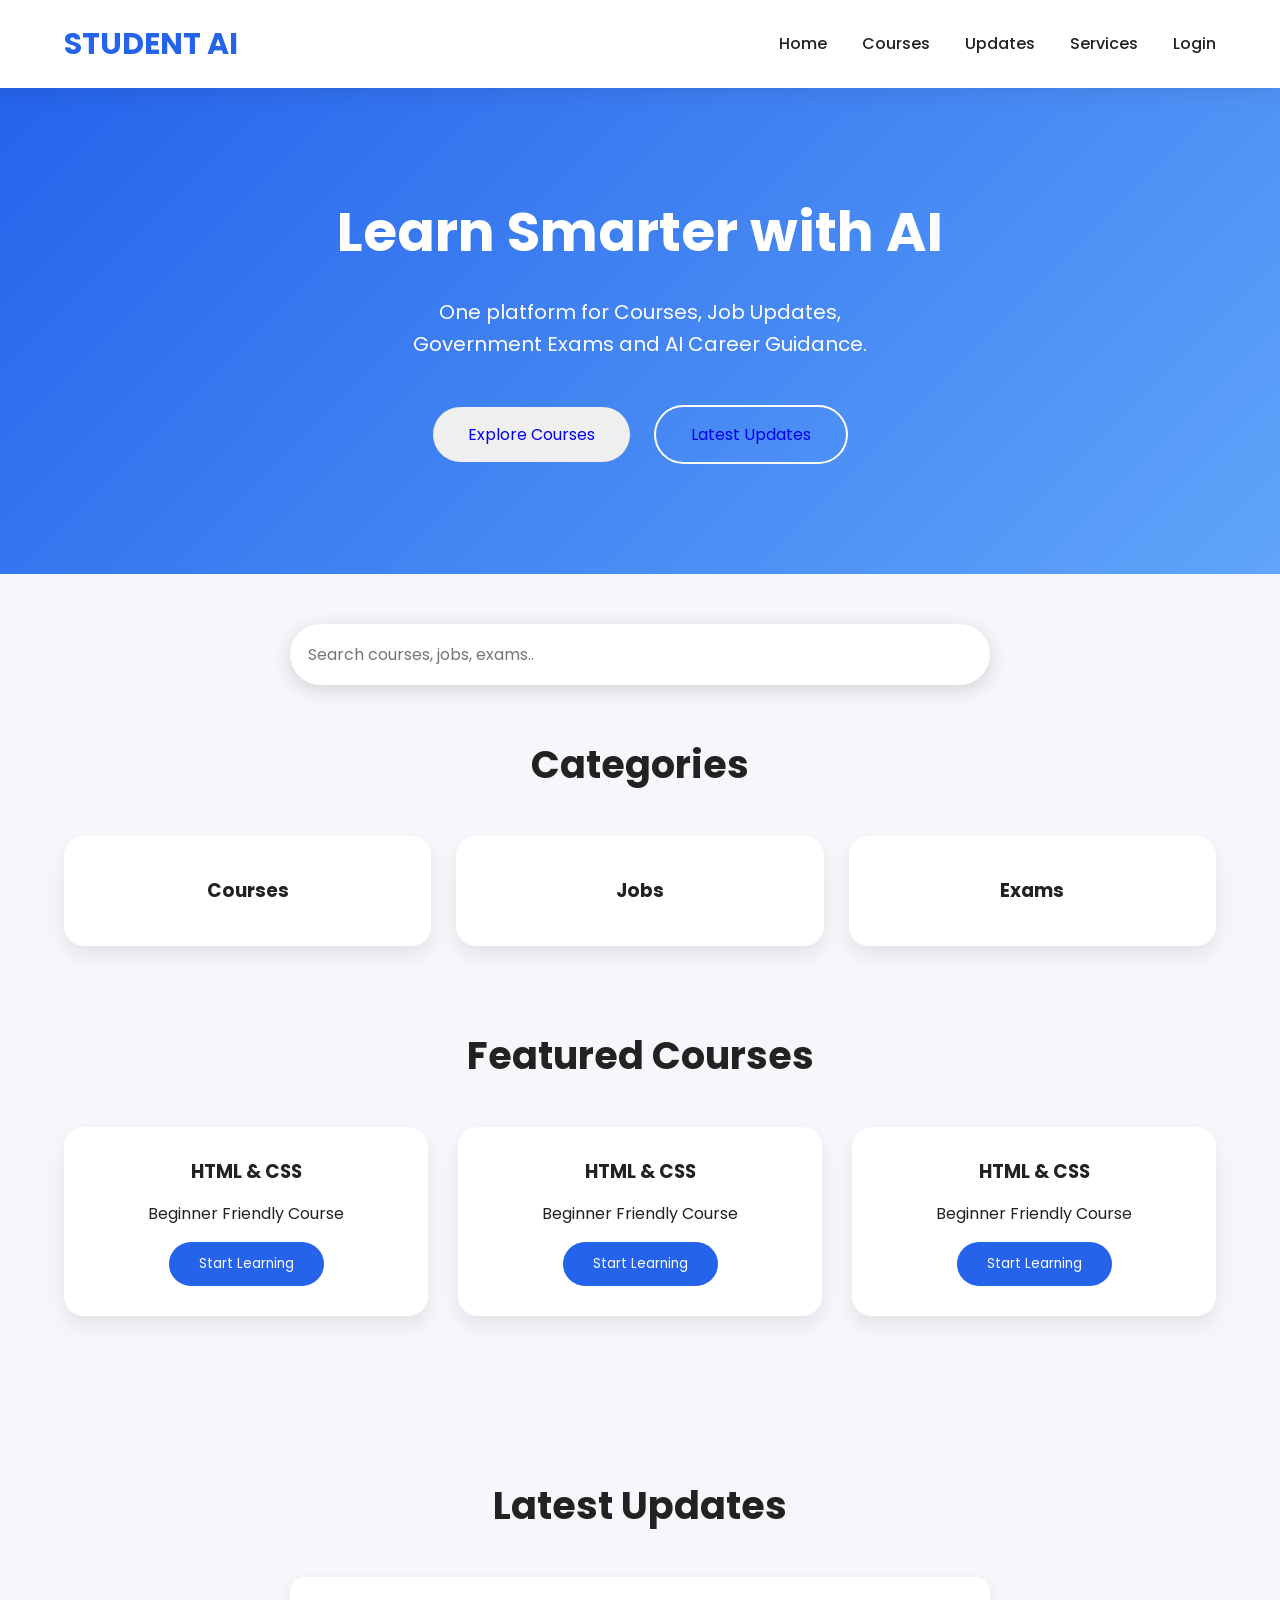
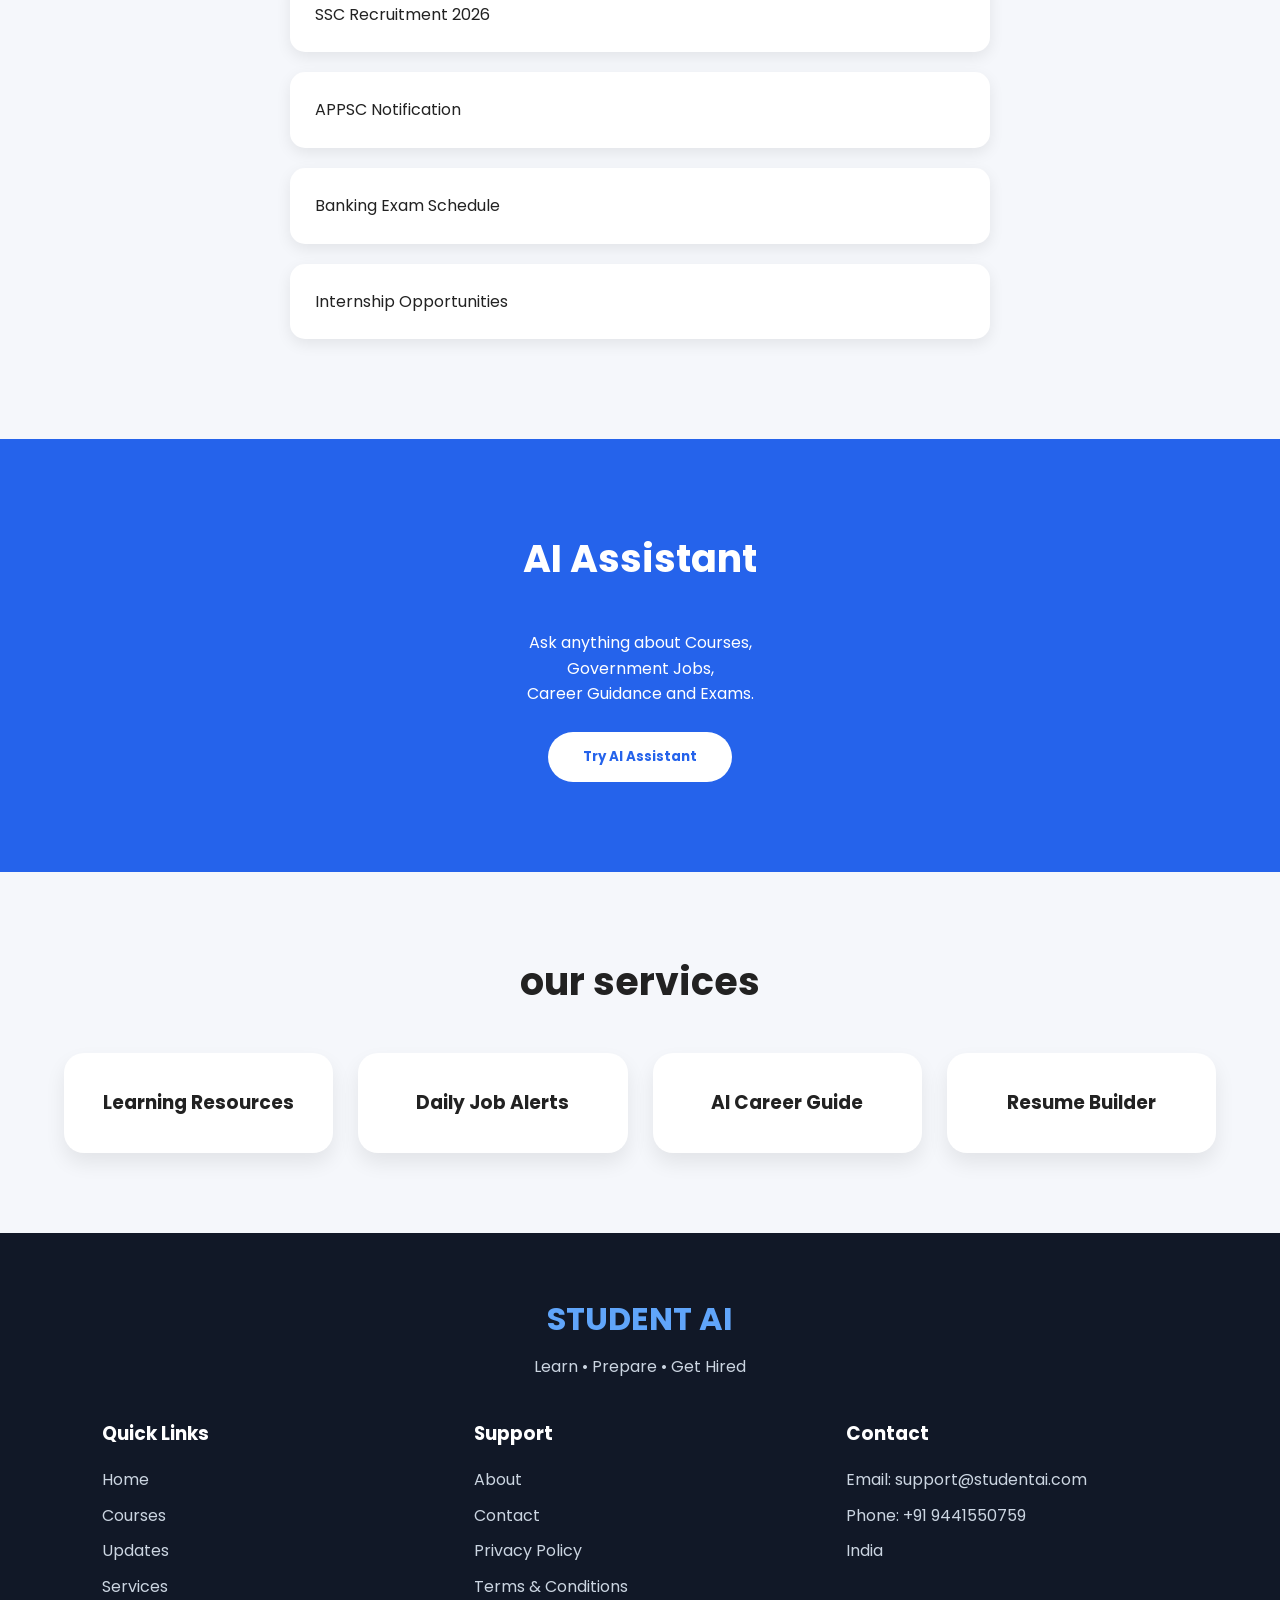
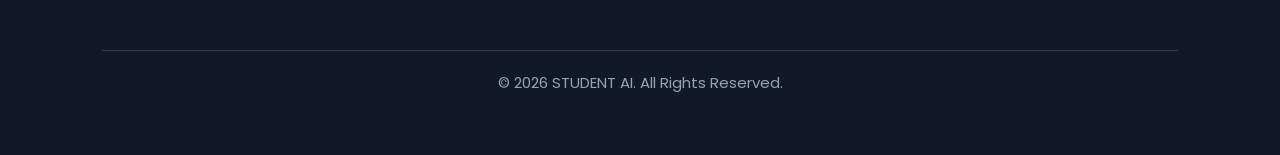
<file: index.html>
<!DOCTYPE html>
<html lang="en">
<head>
    <meta charset="UTF-8">
    <meta name="viewport" content="width=device-width, initial-scale=1.0">
    <title>Studentai</title>
    <link rel="stylesheet" href="./css/home.css">
</head>
<body>
    <!--header start-->
    <header>
        <nav>
            <h1><a href="index.html">STUDENT AI</a></h1>
            <ul>
                <li><a href="index.html">Home</a></li>
                <li><a href="courses.html">Courses</a></li>
                <li><a href="update.html">Updates</a></li>
                <li><a href="service.html">Services</a></li>
                <li><a href="login.html">Login</a></li>
            </ul>
        </nav>

    </header>
    <!--header end-->
    <!--main start-->
    <main>
        <!-- banner seaction start-->
        <section class="banner">
             <h1>Learn Smarter with AI</h1>
             <p>One platform for Courses, Job Updates,<br> Government Exams and AI Career Guidance.</p>
             <button><a href="courses.html" class="btn primary">Explore Courses</a></button>
             <button><a href="update.html" class="btn secondary">Latest Updates</a></button>
        </section>
        <!-- search&  catigerious  seaction start-->
         <section class="Updates">
            <div class="search">
                <input type="text" placeholder="Search courses, jobs, exams..">
            </div>
            <div class="catigerious">
                 <h2>Categories</h2>
                 <div class="category-container">
                    <div class="card">
                        <h3>Courses</h3>
                    </div>
                    <div class="card">
                        <h3>Jobs</h3>
                    </div>
                    <div class="card">
                        <h3>Exams</h3>
                    </div>
                 </div>
            </div>
        </section>
        <!--courses start-->
        <section class="courses">
            <h2>Featured Courses</h2>
            <div class="course-container">
                <div class="course-card">
                    <h3>HTML & CSS</h3>
                    <p>Beginner Friendly Course</p>
                    <button>Start Learning</button>
                </div>
                <div class="course-card">
                    <h3>HTML & CSS</h3>
                    <p>Beginner Friendly Course</p>
                    <button>Start Learning</button>
                </div>
                <div class="course-card">
                    <h3>HTML & CSS</h3>
                    <p>Beginner Friendly Course</p>
                    <button>Start Learning</button>
                </div>
            </div>
        </section>
        <!--update section start-->
        <section class="update">
            <h2>Latest Updates</h2>
            <div class="update-card">
                 SSC Recruitment 2026
            </div>
            <div class="update-card">
                APPSC Notification
            </div>
            <div class="update-card">
                Banking Exam Schedule
            </div>
            <div class="update-card">
                Internship Opportunities
            </div>
        </section>
        <!--ai secction strat-->
        <section class="Ai">
            <h2>AI Assistant</h2>
            <p>Ask anything about Courses,<br>Government Jobs,<br>Career Guidance and Exams.</p>
            <button><a href="https://chatgpt.com">Try AI Assistant</a></button>
        </section>
        <!--services section start-->
        <section class="services">
            <h1>our services</h1>
            <div class="service-container">
                <div class="service-card">
                    <h3>Learning Resources</h3>
                 </div>
                 <div class="service-card">
                    <h3>Daily Job Alerts</h3>
                </div>
                <div class="service-card">
                    <h3>AI Career Guide</h3> 
                </div>
                <div class="service-card">
                  <h3>Resume Builder</h3>
                </div>
            </div>
        </section>
        

    </main>
    <!--main end-->
    <!--footer start-->
    <!--footer start-->
    <footer>
        <div class="footer-container">
            <div class="footer-logo">
                 <h2>STUDENT AI</h2>
                <p>Learn • Prepare • Get Hired</p>
            </div>
            <div class="footer-content">
                <div class="footer-box">
                    <h3>Quick Links</h3>
                     <a href="index.html">Home</a>
                     <a href="courses.html">Courses</a>
                     <a href="update.html">Updates</a>
                     <a href="service.html">Services</a>
                </div>
                <div class="footer-box">
                    <h3>Support</h3>
                    <a href="#">About</a>
                    <a href="#">Contact</a>
                    <a href="#">Privacy Policy</a>
                    <a href="#">Terms & Conditions</a>
               </div>
               <div class="footer-box">
                   <h3>Contact</h3>
                   <p>Email: support@studentai.com</p>
                   <p>Phone: +91 9441550759</p>
                   <p>India</p>
               </div>
            </div>
            <hr>
            <div class="copyright">
                <p> © 2026 STUDENT AI. All Rights Reserved.</p>
            </div>
        </div>
    </footer>
    <!--footer end-->
</body>
</html>
</file>
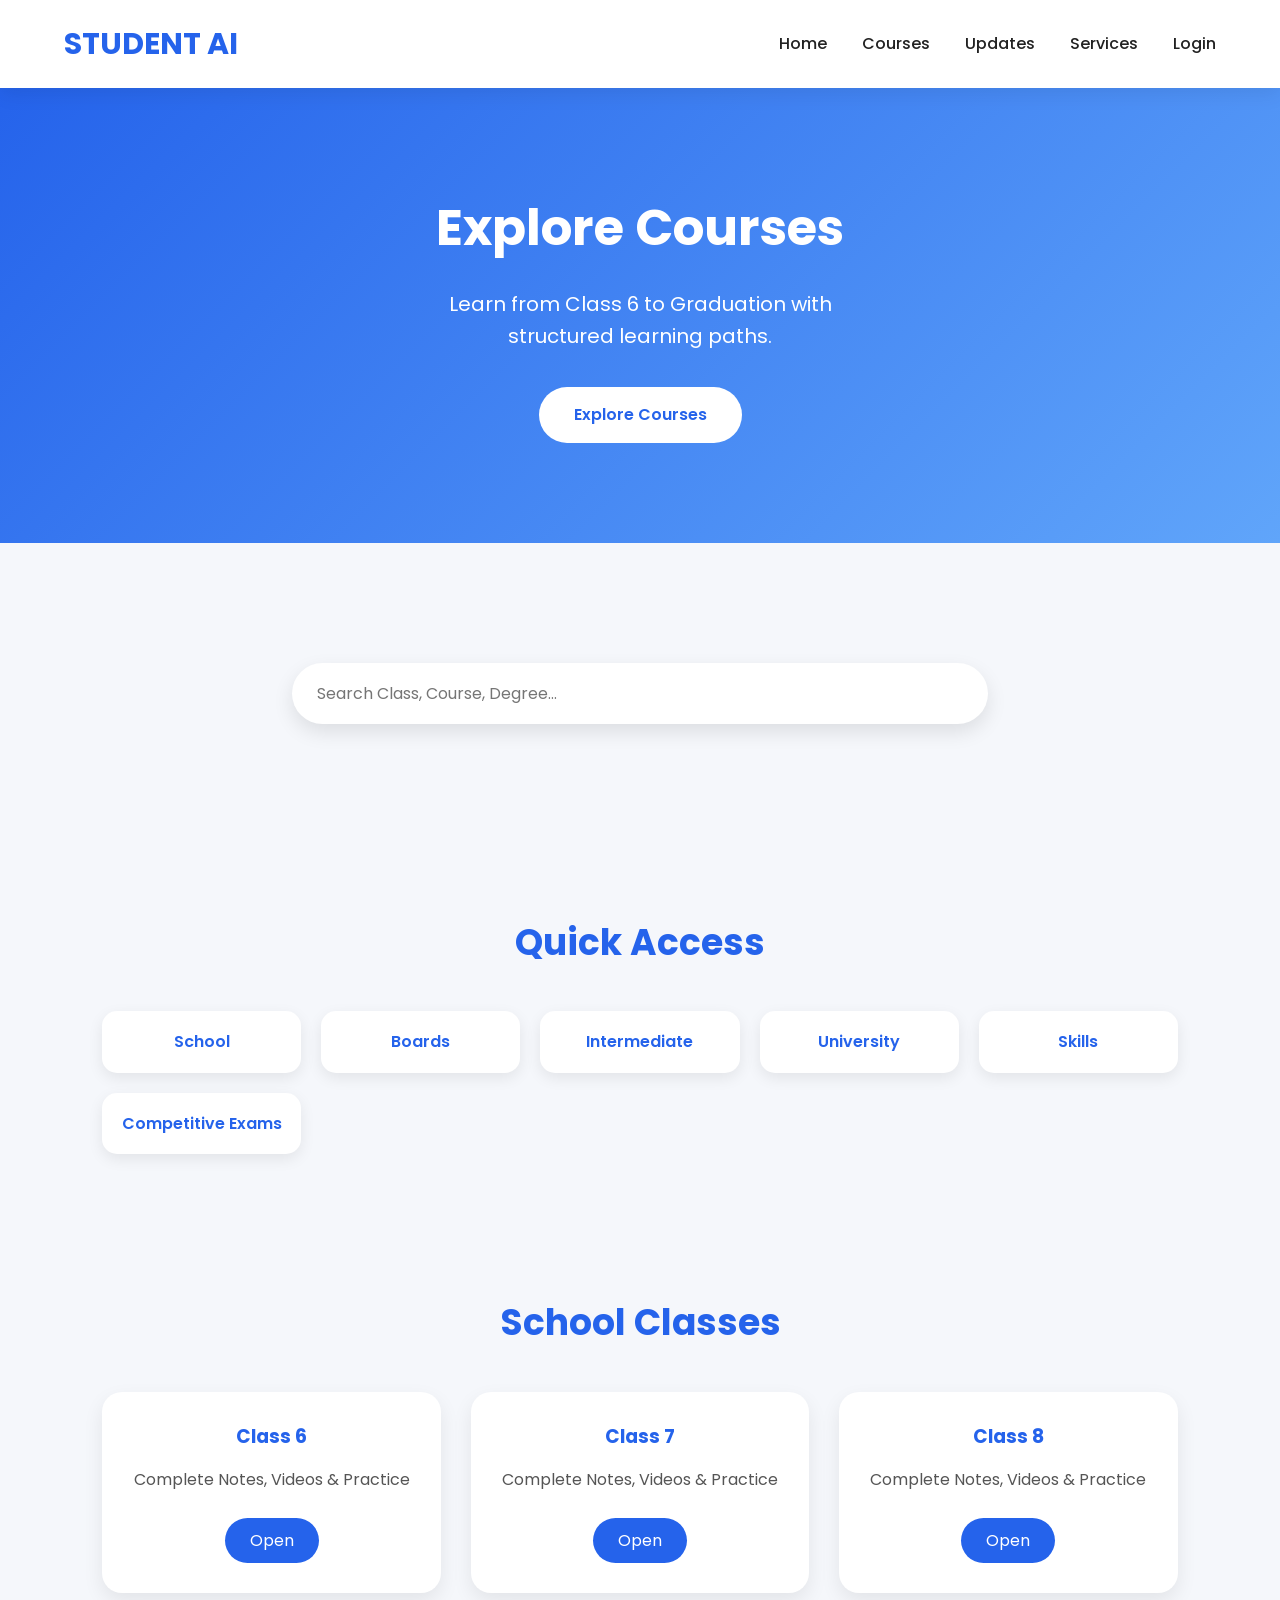
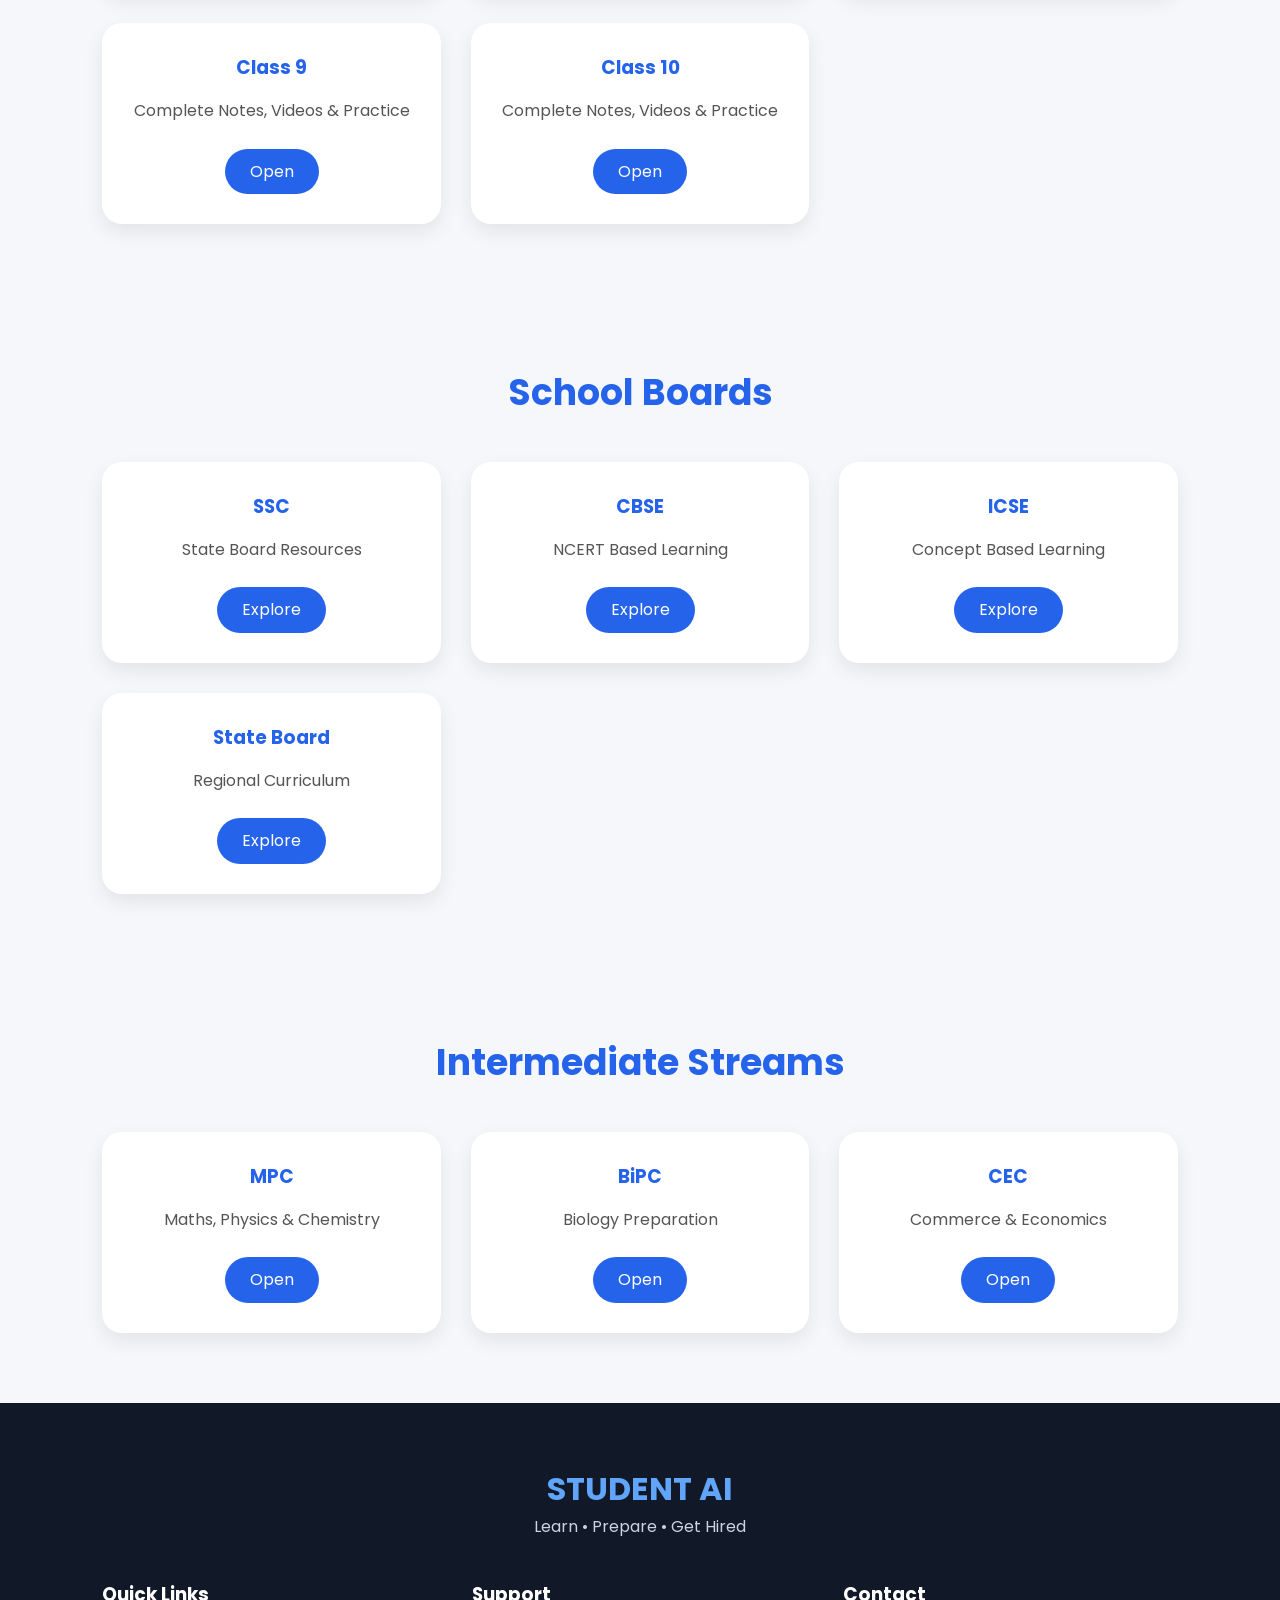
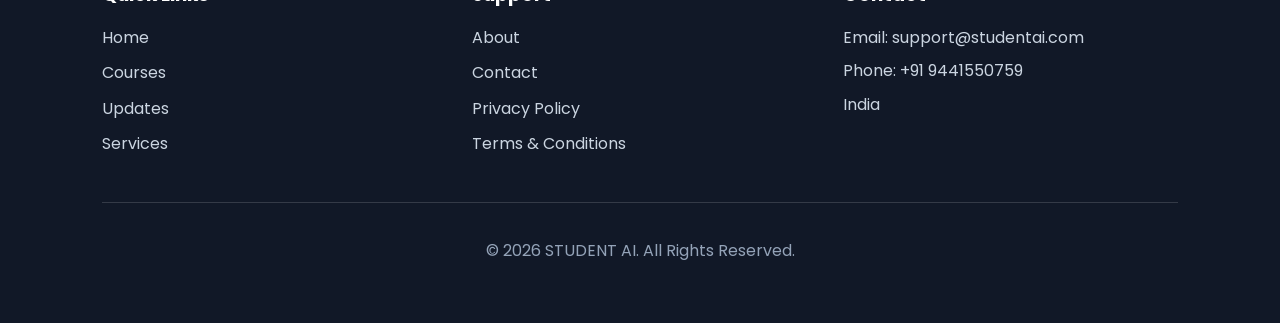
<file: courses.html>
<!DOCTYPE html>
<html lang="en">
<head>
    <meta charset="UTF-8">
    <meta name="viewport" content="width=device-width, initial-scale=1.0">
    <title>Document</title>
    <link rel="stylesheet" href="./css/courses.css">
    
</head>
<body>
    <!--header start-->
    <header>
        <nav>
            <h1><a href="index.html">STUDENT AI</a></h1>
            <ul>
                <li><a href="index.html">Home</a></li>
                <li><a href="courses.html">Courses</a></li>
                <li><a href="update.html">Updates</a></li>
                <li><a href="service.html">Services</a></li>
                <li><a href="login.html">Login</a></li>
            </ul>
        </nav>

    </header>
    <!--main start-->
    <main>
        <section class="hero">
            <h1>Explore Courses</h1>
            <p>Learn from Class 6 to Graduation with <br>structured learning paths.</p>
            <a href="#quick-access" class="hero-btn">Explore Courses</a>
        </section>
        <!--  Search -->
        <section class="search-section">
            <input type="search" placeholder="Search Class, Course, Degree...">
        </section>
        <!--Quick Access -->
        <section class="quick-access" id="quick-access">
            <h2>Quick Access</h2>
            <div class="quick-grid">
                <a href="#school">School</a>
                <a href="#boards">Boards</a>
                <a href="#intermediate">Intermediate</a>
                <a href="#university">University</a>
                <a href="#skills">Skills</a>
                <a href="#competitive">Competitive Exams</a>
            </div>
        </section>
        <!-- School Classes-->
         <section class="school" id="school">
            <h2>School Classes</h2>
            <div class="course-grid">
                <div class="course-card">
                <h3>Class 6</h3>
                <p>Complete Notes, Videos & Practice</p>
                <a href="#">Open</a>
            </div>
            <div class="course-card">
                <h3>Class 7</h3>
                <p>Complete Notes, Videos & Practice</p>
                <a href="#">Open</a>
            </div>
            <div class="course-card">
                <h3>Class 8</h3>
                <p>Complete Notes, Videos & Practice</p>
                <a href="#">Open</a>
            </div>
            <div class="course-card">
                <h3>Class 9</h3>
                <p>Complete Notes, Videos & Practice</p>
                <a href="#">Open</a>
            </div>
            <div class="course-card">
                <h3>Class 10</h3>
                <p>Complete Notes, Videos & Practice</p>
                <a href="#">Open</a>
            </div>
        </div>
    </section>
    <!--Boards -->
    <section class="boards" id="boards">
        <h2>School Boards</h2>
        <div class="course-grid">
            <div class="course-card">
                <h3>SSC</h3>
                <p>State Board Resources</p>
                <a href="#">Explore</a>
            </div>
            <div class="course-card">
                <h3>CBSE</h3>
                <p>NCERT Based Learning</p>
                <a href="#">Explore</a>
            </div>
            <div class="course-card">
                <h3>ICSE</h3>
                <p>Concept Based Learning</p>
                <a href="#">Explore</a>
            </div>
            <div class="course-card">
                <h3>State Board</h3>
                <p>Regional Curriculum</p>
                <a href="#">Explore</a>
            </div>
        </div>
    </section>
    <!--intermediate-->
    <section class="intermediate" id="intermediate">
        <h2>Intermediate Streams</h2>
        <div class="course-grid">
            <div class="course-card">
                <h3>MPC</h3>
                <p>Maths, Physics & Chemistry</p>
                <a href="#">Open</a>
            </div>
            <div class="course-card">
                <h3>BiPC</h3>
                <p>Biology Preparation</p>
                <a href="#">Open</a>            
            </div>
            <div class="course-card">
                <h3>CEC</h3>
                <p>Commerce & Economics</p>
                <a href="#">Open</a>            
            </div>
        </div>
    </section>



    </main>
    <!--main end-->
    <!--footer start-->
    <footer>
        <div class="footer-container">
            <div class="footer-logo">
                 <h2>STUDENT AI</h2>
                <p>Learn • Prepare • Get Hired</p>
            </div>
            <div class="footer-content">
                <div class="footer-box">
                    <h3>Quick Links</h3>
                     <a href="index.html">Home</a>
                     <a href="courses.html">Courses</a>
                     <a href="update.html">Updates</a>
                     <a href="service.html">Services</a>
                </div>
                <div class="footer-box">
                    <h3>Support</h3>
                    <a href="#">About</a>
                    <a href="#">Contact</a>
                    <a href="#">Privacy Policy</a>
                    <a href="#">Terms & Conditions</a>
               </div>
               <div class="footer-box">
                   <h3>Contact</h3>
                   <p>Email: support@studentai.com</p>
                   <p>Phone: +91 9441550759</p>
                   <p>India</p>
               </div>
            </div>
            <hr>
            <div class="copyright">
                <p> © 2026 STUDENT AI. All Rights Reserved.</p>
            </div>
        </div>
    </footer>
    <!--footer end-->
</body>
</html>
</file>
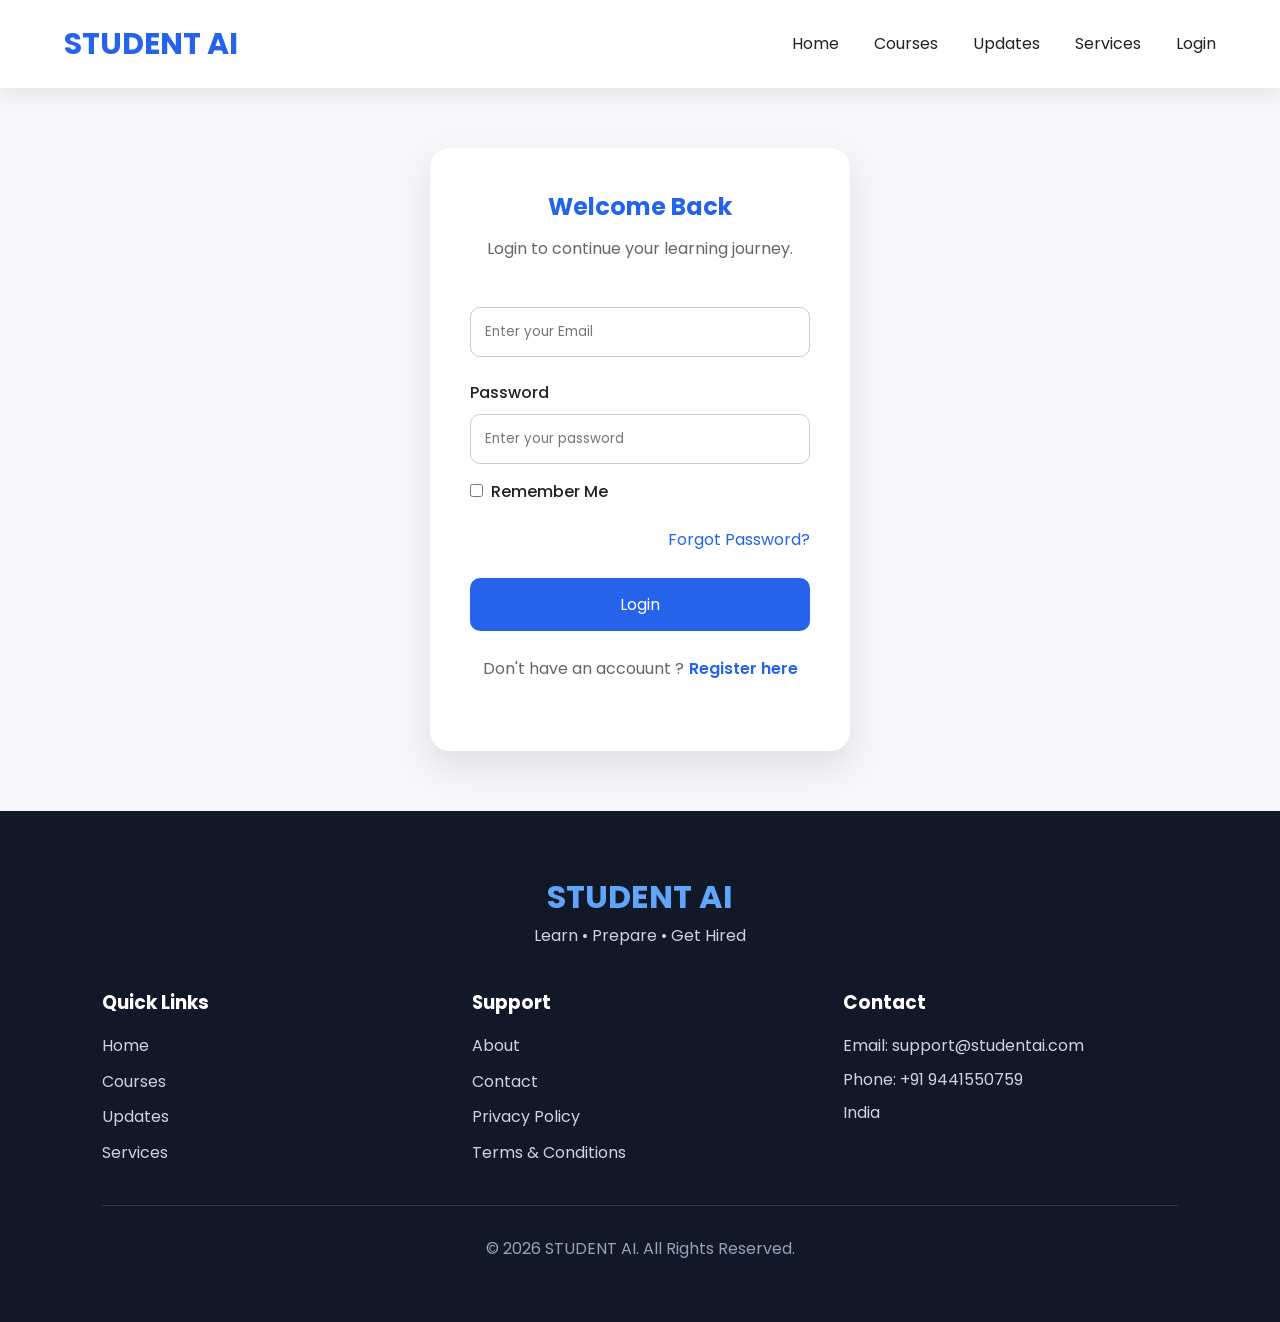
<file: login.html>
<!DOCTYPE html>
<html lang="en">
<head>
    <meta charset="UTF-8">
    <meta name="viewport" content="width=device-width, initial-scale=1.0">
    <title>Login-StudentAi</title>
    <link rel="stylesheet" href="./css/Login.css">
</head>
<body>
    <!--header start-->
    <header>
        <nav>
            <h1><a href="index.html">STUDENT AI</a></h1>
            <ul>
                <li><a href="index.html">Home</a></li>
                <li><a href="courses.html">Courses</a></li>
                <li><a href="update.html">Updates</a></li>
                <li><a href="service.html">Services</a></li>
                <li><a href="login.html">Login</a></li>
            </ul>
        </nav>

    </header>
    <!--header end-->
    <!--main start-->
    <main>
        <section class="login">
            <div class="login-card">
                <h1>Welcome Back</h1>
                <p>Login to continue your learning journey.</p>
                <form action="#" method="#">
                    <label for="Email"><input type="email" placeholder="Enter your Email" id="Email" required></label>
                    <label>Password</label>
                    <input type="password" name="password"  placeholder="Enter your password" required>
                    <label><input type="checkbox">Remember Me</label>
                    <p><a href="#">Forgot Password?</a></p>
                    <button type="submit">Login</button>
                </form>
                <p class="register-text">Don't have an accouunt ?<a href="register.html">Register here</a></p>
            </div>
        </section>
    </main>
    <!--main end-->
    <!--footer start-->
    <footer>
        <div class="footer-container">
            <div class="footer-logo">
                 <h2>STUDENT AI</h2>
                <p>Learn • Prepare • Get Hired</p>
            </div>
            <div class="footer-content">
                <div class="footer-box">
                    <h3>Quick Links</h3>
                     <a href="index.html">Home</a>
                     <a href="courses.html">Courses</a>
                     <a href="update.html">Updates</a>
                     <a href="service.html">Services</a>
                </div>
                <div class="footer-box">
                    <h3>Support</h3>
                    <a href="#">About</a>
                    <a href="#">Contact</a>
                    <a href="#">Privacy Policy</a>
                    <a href="#">Terms & Conditions</a>
               </div>
               <div class="footer-box">
                   <h3>Contact</h3>
                   <p>Email: support@studentai.com</p>
                   <p>Phone: +91 9441550759</p>
                   <p>India</p>
               </div>
            </div>
            <hr>
            <div class="copyright">
                <p> © 2026 STUDENT AI. All Rights Reserved.</p>
            </div>
        </div>
    </footer>
</body>
</html>
</file>
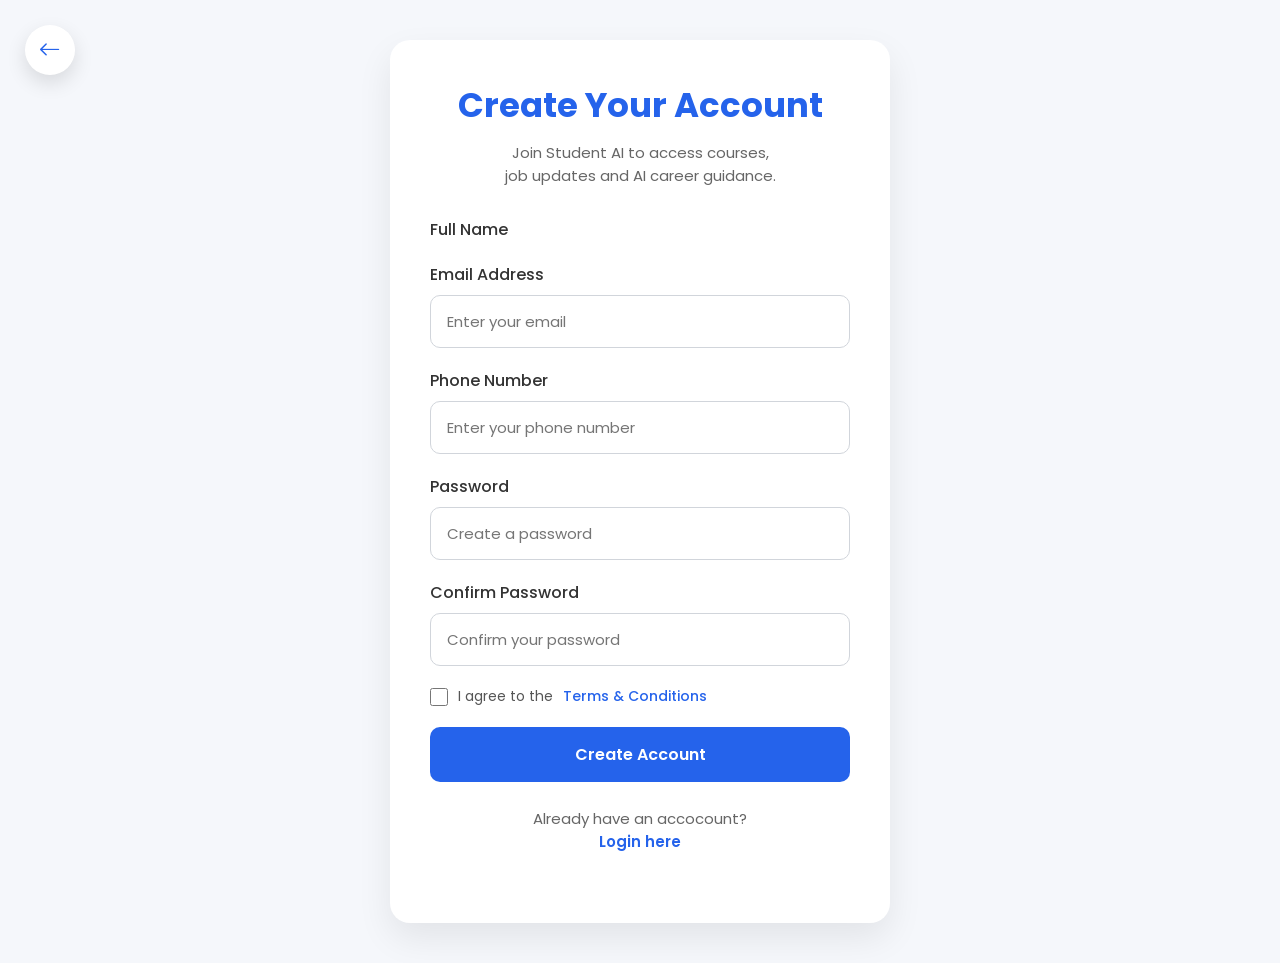
<file: register.html>
<!DOCTYPE html>
<html lang="en">
<head>
    <meta charset="UTF-8">
    <meta name="viewport" content="width=device-width, initial-scale=1.0">
    <title>Document</title>
    <!-- Bootstrap Icons -->
    <link rel="stylesheet" href="https://cdn.jsdelivr.net/npm/bootstrap-icons@1.11.3/font/bootstrap-icons.min.css">
    <link rel="stylesheet" href="./css/register.css">
</head>
<body>
    <!--main start-->
    <main>
        <!--back button-->
        <div class="back-btn">
            <a href="login.html">
                <i class="bi bi-arrow-left"></i>
            </a>
        </div>
        <!-- Register Section -->
         <section class="register">
            <div class="register-card">
                <h1>Create Your Account</h1>
                <p> Join Student AI to access courses,<br>job updates and AI career guidance.</p>
                <form action="">
                    <!-- Full Name -->
                    <div class="input-box">
                        <label for="fullname">Full Name</label>
                        <inputtype="text" id="fullname" name="fullname" placeholder="Enter your full name" required>
                    </div>
                    <!-- Email -->
                    <div class="input-box">
                        <label for="email">Email Address</label>
                        <input type="email" id="email" name="email" placeholder="Enter your email" required >
                    </div>
                    <div class="input-box">
                        <label for="phone">Phone Number</label>
                        <input type="tel" id="phone" name="phone" placeholder="Enter your phone number" required >
                    </div>
                    <!-- Password -->
                    <div class="input-box">
                        <label for="password">Password</label>
                        <input type="password" id="password" name="password" placeholder="Create a password" required >
                    </div>
                    <!-- Confirm Password -->
                    <div class="input-box">
                        <label for="confirm-password">Confirm Password</label>
                        <input type="password" id="confirm-password" name="confirm-password" placeholder="Confirm your password" required
                        >
                    </div>
                    <!-- Terms -->
                    <div class="terms">
                        <label>
                            <input type="checkbox" required>I agree to the
                            <a href="#">Terms & Conditions</a>
                        </label>
                    </div>
                    <!-- Button -->
                    <button type="submit">Create Account</button>
                </form>
                <p class="login-link">Already have an accocount? <br><a href="login.html">Login here</a></p>
            </div>
         </section>
    </main>
    <!--main end-->
</body>
</html>
</file>
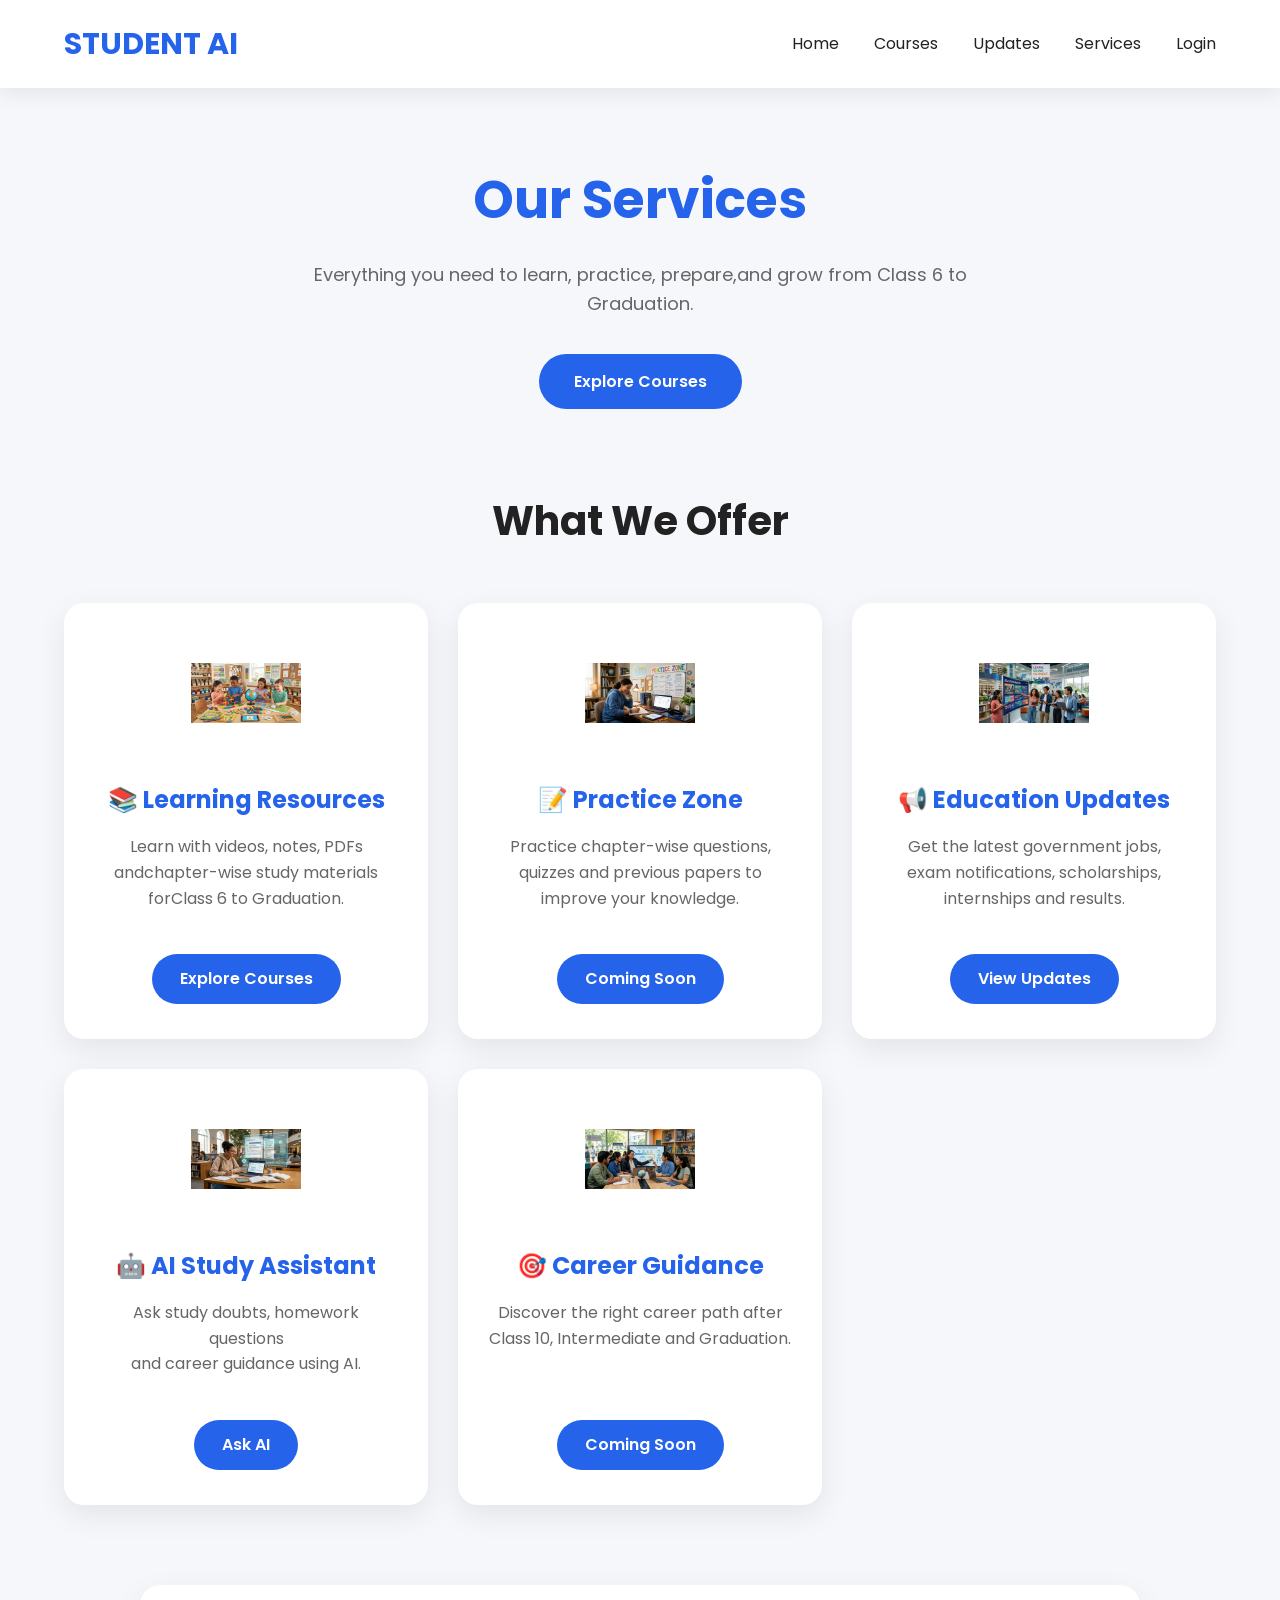
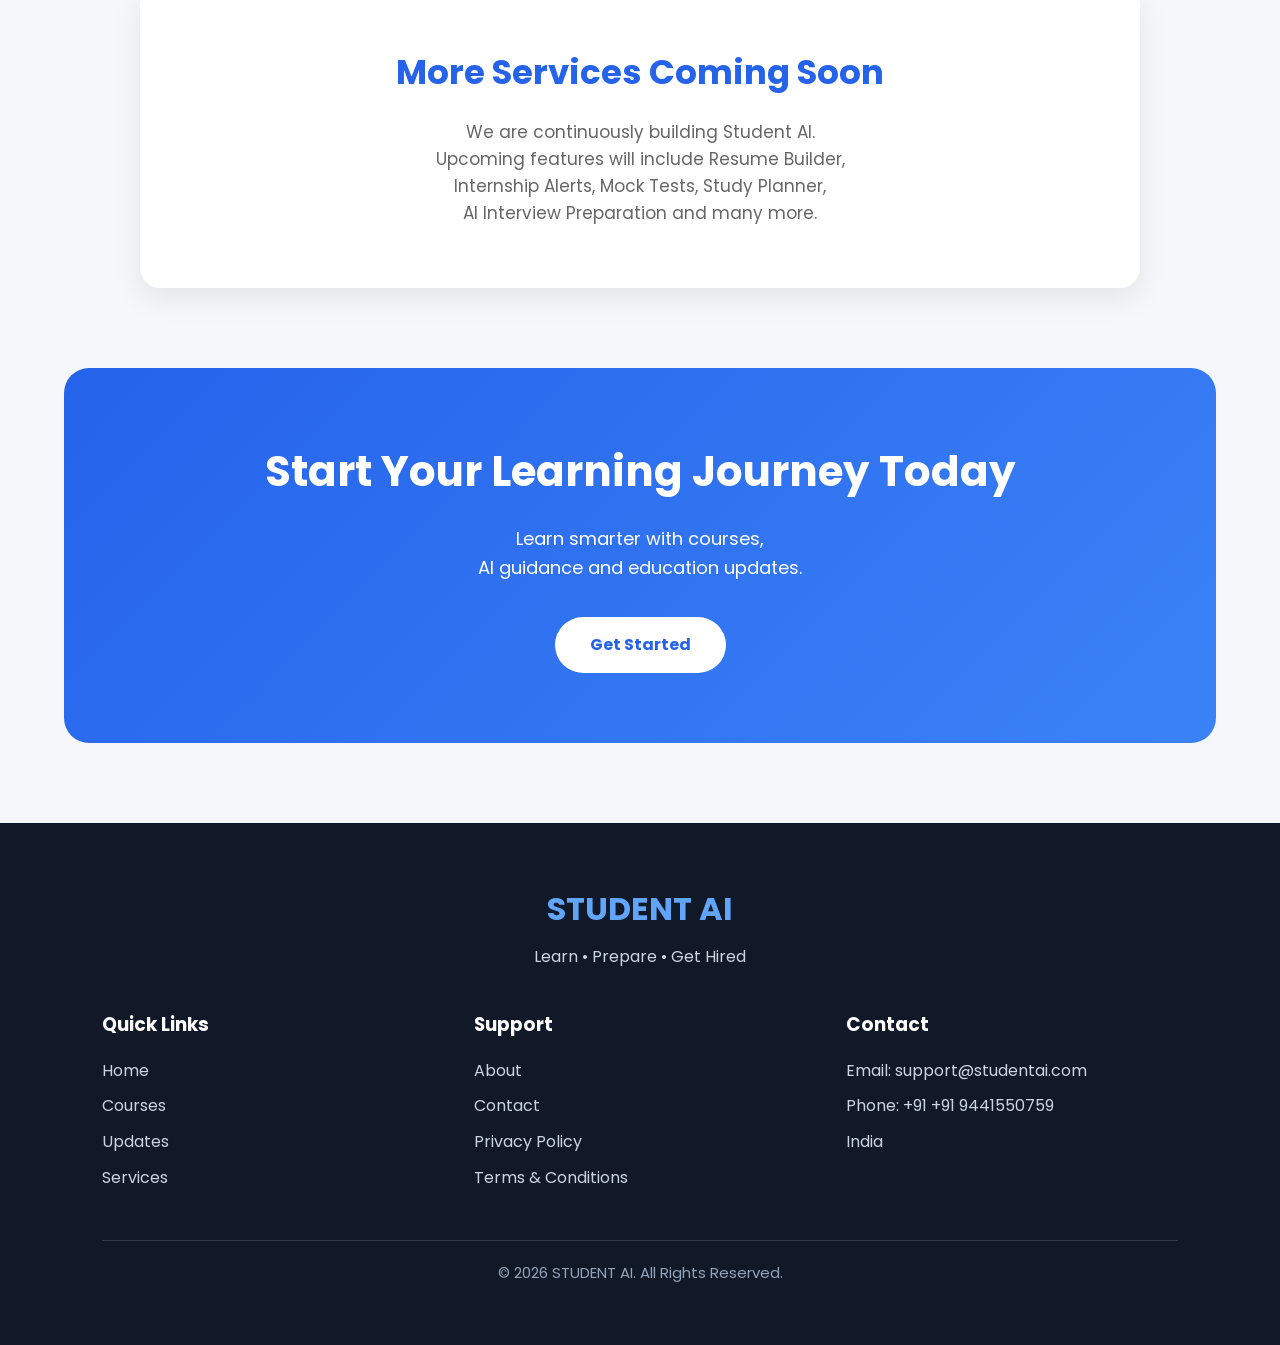
<file: service.html>
<!DOCTYPE html>
<html lang="en">
<head>
    <meta charset="UTF-8">
    <meta name="viewport" content="width=device-width, initial-scale=1.0">
    <title>Services</title>
    <link rel="stylesheet" href="./css/service.css">
</head>
<body>
    <!--header start-->
    <header>
        <nav>
            <h1><a href="index.html">STUDENT AI</a></h1>
            <ul>
                <li><a href="index.html">Home</a></li>
                <li><a href="courses.html">Courses</a></li>
                <li><a href="update.html">Updates</a></li>
                <li><a href="service.html">Services</a></li>
                <li><a href="login.html">Login</a></li>
            </ul>
        </nav>

    </header>
    <!--header end-->
    <!--main strat-->
    <main>
        <!-- Hero Section -->
        <section class="services-hero">
            <h1>Our Services</h1>
            <p>Everything you need to learn, practice, prepare,and grow from Class 6 to Graduation.</p>
            <a href="courses.html" class="hero-btn">Explore Courses</a>
    </section>
    <!-- Services -->
     <section class="services">
        <h2>What We Offer</h2>
        <div class="services-container">
            <!-- Learning Resources -->
             <div class="service-card">
                <img src="images/learning resourses.png" alt="Learning Resources">
                <h3>📚 Learning Resources</h3>
                <p>Learn with videos, notes, PDFs andchapter-wise study materials forClass 6 to Graduation.</p>
                <a href="courses.html">Explore Courses</a>
             </div>
             <!-- Practice Zone -->

            <div class="service-card">
                <img src="./images/practicejone.png" alt="Practice Zone">
                <h3>📝 Practice Zone</h3>
                <p>Practice chapter-wise questions,<br>quizzes and previous papers to <br>improve your knowledge.</p>
                <a href="#">Coming Soon</a>

            </div>
            <!-- Education Updates -->
             <div class="service-card">
                <img src="./images/Gemini_Generated_Image_1vch3k1vch3k1vch.png" alt="Education Updates">
                <h3>📢 Education Updates</h3>
                <p>Get the latest government jobs,<br>exam notifications, scholarships,<br>internships and results.</p>
                <a href="update.html">View Updates</a>
            </div>
            <!-- AI Study Assistant -->
            <div class="service-card">
                <img src="./images/ai assestent.png" alt="AI Assistant">
                <h3>🤖 AI Study Assistant</h3>
                <p>Ask study doubts, homework questions <br>and career guidance using AI.</p>
                <a href="https://chatgpt.com"target="_blank"rel="noopener noreferrer">Ask AI</a>
            </div>
            <!-- Career Guidance -->
            <div class="service-card">
                <img src="./images/carrer guience.png" alt="Career Guidance">
                <h3>🎯 Career Guidance</h3>
                <p>Discover the right career path after<br>Class 10, Intermediate and Graduation.</p>
                <a href="#">Coming Soon</a>

            </div>
        </div>
     </section>
     <!-- Future Notice -->
      <section class="future-services">
        <h2>More Services Coming Soon</h2>
        <p>We are continuously building Student AI.<br>Upcoming features will include Resume Builder,<br>Internship Alerts, Mock Tests, Study Planner,<br>AI Interview Preparation and many more.</p>
    </section>
    <!-- CTA -->
    <section class="cta">
        <h2>Start Your Learning Journey Today</h2>
        <p>Learn smarter with courses,<br>AI guidance and education updates.</p>
        <a href="courses.html">Get Started</a>
    </section>
    </main>
     <!--main end-->
    <!--footer start-->
    <footer>
        <div class="footer-container">
            <div class="footer-logo">
                 <h2>STUDENT AI</h2>
                <p>Learn • Prepare • Get Hired</p>
            </div>
            <div class="footer-content">
                <div class="footer-box">
                    <h3>Quick Links</h3>
                     <a href="index.html">Home</a>
                     <a href="courses.html">Courses</a>
                     <a href="update.html">Updates</a>
                     <a href="service.html">Services</a>
                </div>
                <div class="footer-box">
                    <h3>Support</h3>
                    <a href="#">About</a>
                    <a href="#">Contact</a>
                    <a href="#">Privacy Policy</a>
                    <a href="#">Terms & Conditions</a>
               </div>
               <div class="footer-box">
                   <h3>Contact</h3>
                   <p>Email: support@studentai.com</p>
                   <p>Phone: +91 +91 9441550759</p>
                   <p>India</p>
               </div>
            </div>
            <hr>
            <div class="copyright">
                <p> © 2026 STUDENT AI. All Rights Reserved.</p>
            </div>
        </div>
    </footer>
    <!--footer end-->
    
</body>
</html>
</file>
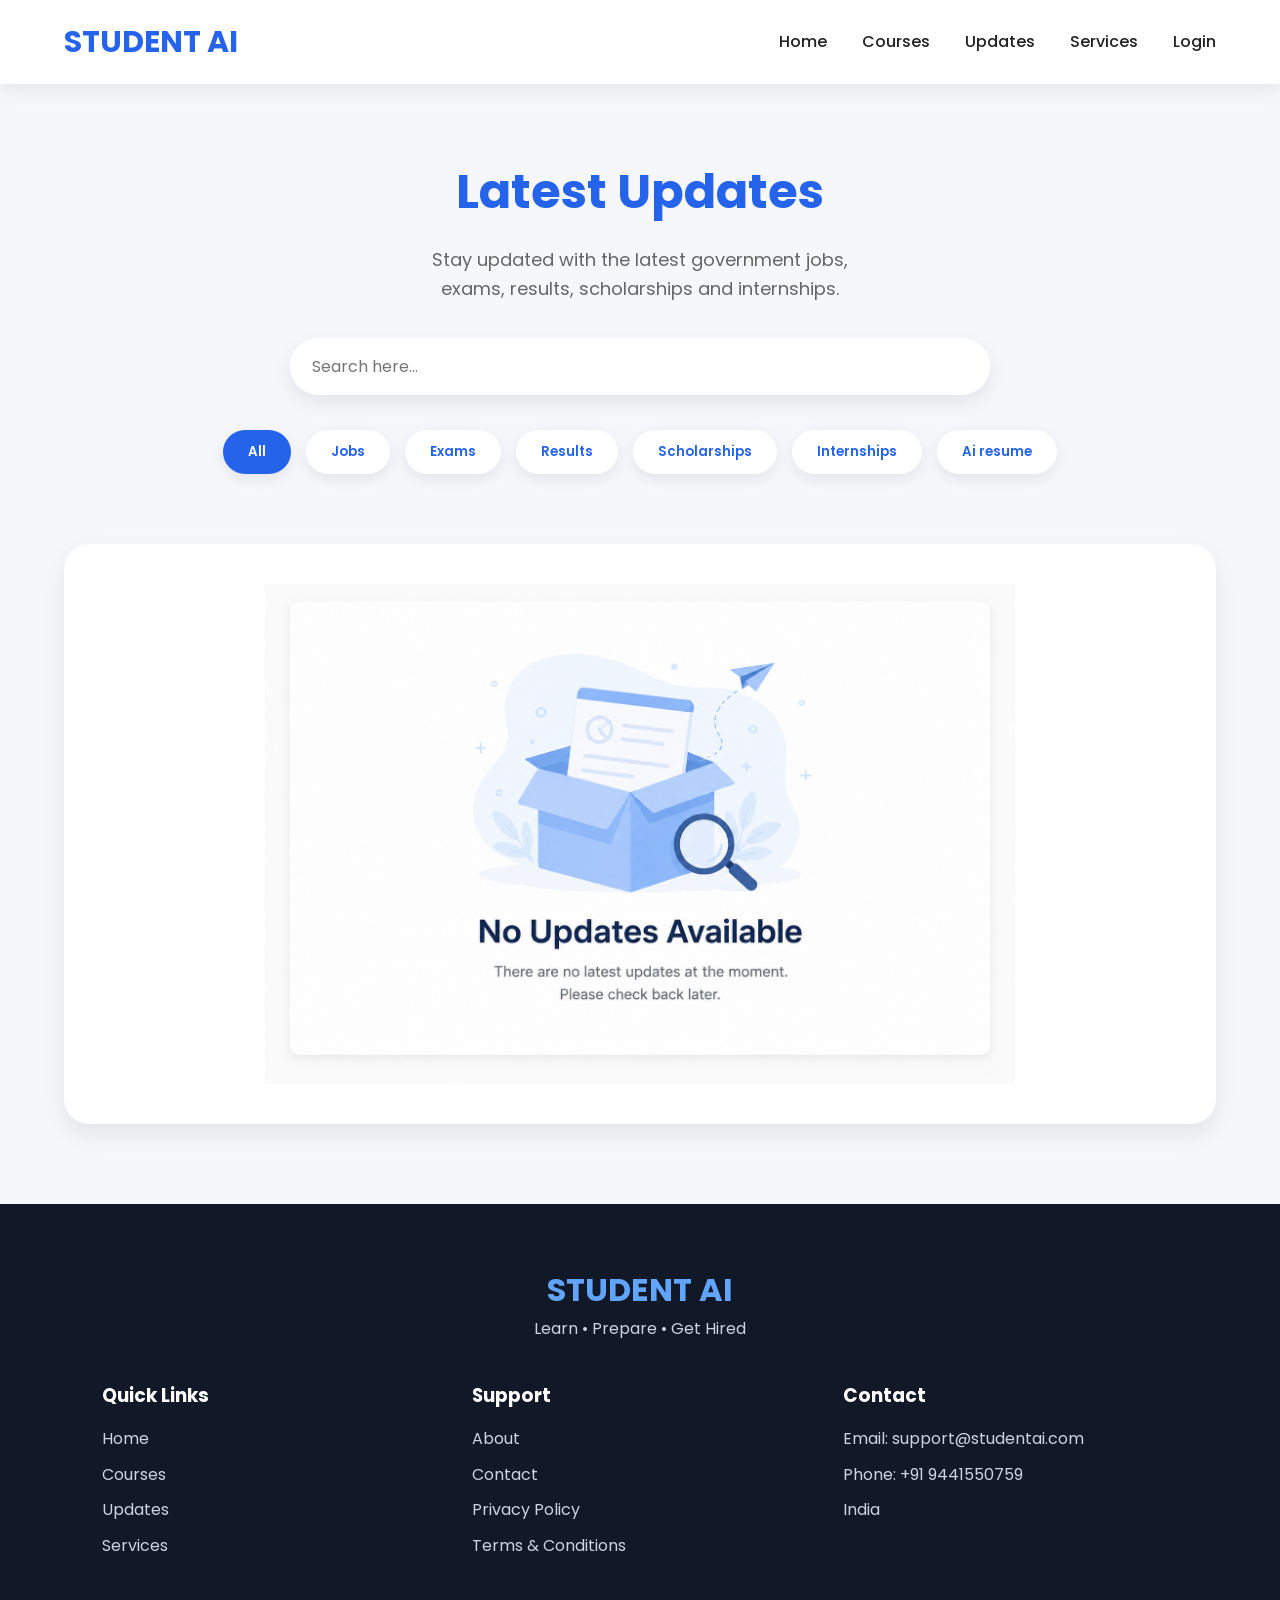
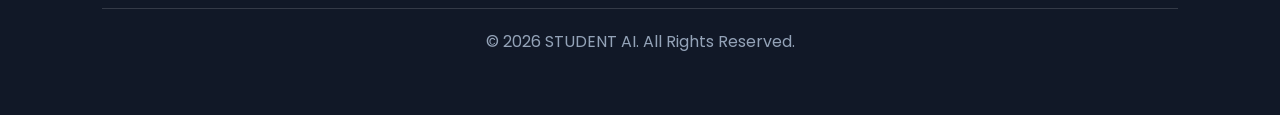
<file: update.html>
<!DOCTYPE html>
<html lang="en">
<head>
    <meta charset="UTF-8">
    <meta name="viewport" content="width=device-width, initial-scale=1.0">
    <title>-Update-Studentai</title>
    <link rel="stylesheet" href="./css/update.css">
</head>
<body>
    <!--header start-->
    <header>
        <nav>
            <h1><a href="index.html">STUDENT AI</a></h1>
            <ul>
                <li><a href="index.html">Home</a></li>
                <li><a href="courses.html">Courses</a></li>
                <li><a href="update.html">Updates</a></li>
                <li><a href="service.html">Services</a></li>
                <li><a href="login.html">Login</a></li>
            </ul>
        </nav>

    </header>
    <!--header end-->
    <!--main start-->
    <main>
        <section class="updates">
            <h1>Latest Updates</h1>
            <p>Stay updated with the latest government jobs,<br>exams, results, scholarships and internships.</p>
            <div class="search-box">
                <input type="text" placeholder="Search here...">
            </div>
            <div class="category-buttons">
                <button class="active">All</button>
                <button>Jobs</button>
                <button>Exams</button>
                <button>Results</button>
                <button>Scholarships</button>
                <button>Internships</button>
                <button>Ai resume</button>
            </div>
        </section>
        <section class="update-card">
            <img src="./images/imge1.png" alt="">
        </section>

    </main>
    <!--main end-->
    <!--footer start-->
    <!--footer start-->
    <footer>
        <div class="footer-container">
            <div class="footer-logo">
                 <h2>STUDENT AI</h2>
                <p>Learn • Prepare • Get Hired</p>
            </div>
            <div class="footer-content">
                <div class="footer-box">
                    <h3>Quick Links</h3>
                     <a href="index.html">Home</a>
                     <a href="courses.html">Courses</a>
                     <a href="update.html">Updates</a>
                     <a href="service.html">Services</a>
                </div>
                <div class="footer-box">
                    <h3>Support</h3>
                    <a href="#">About</a>
                    <a href="#">Contact</a>
                    <a href="#">Privacy Policy</a>
                    <a href="#">Terms & Conditions</a>
               </div>
               <div class="footer-box">
                   <h3>Contact</h3>
                   <p>Email: support@studentai.com</p>
                   <p>Phone: +91 9441550759</p>
                   <p>India</p>
               </div>
            </div>
            <hr>
            <div class="copyright">
                <p> © 2026 STUDENT AI. All Rights Reserved.</p>
            </div>
        </div>
    </footer>
    <!--footer end-->
</body>
</html>
</file>
<file: css/home.css>
@import url('https://fonts.googleapis.com/css2?family=Poppins:wght@300;400;500;600;700&display=swap');
*{
    margin:0;
    padding:0;
    box-sizing:border-box;
    font-family:'Poppins',sans-serif;
}

body{
    background:#f5f7fb;
    color:#222;
    line-height:1.6;
}
/* header nav strat*/
header{
    background:#fff;
    position:sticky;
    top:0;
    z-index:1000;
    box-shadow:0 5px 20px rgba(0,0,0,.08);
}

nav{
    width:90%;
    max-width:1200px;
    margin:auto;

    display:flex;
    justify-content:space-between;
    align-items:center;

    padding:20px 0;
}

nav h1 a{
    text-decoration:none;
    color:#2563eb;
    font-size:30px;
    font-weight:bold;
}

nav ul{
    display:flex;
    list-style:none;
    gap:35px;
}

nav ul li a{
    text-decoration:none;
    color:#222;
    font-weight:500;
    transition:.3s;
}

nav ul li a:hover{
    color:#2563eb;
}
/* header nav end*/
/* main start*/
/* banner start*/
.banner{
    text-align:center;
    padding:100px 20px;
    background:linear-gradient(135deg,#2563eb,#60a5fa);
    color:white;
}

.banner h1{
    font-size:55px;
    margin-bottom:20px;
}

.banner p{
    font-size:20px;
    margin-bottom:35px;
}

.banner button{
    padding:15px 35px;
    margin:10px;
    border:none;
    border-radius:50px;
    cursor:pointer;
    font-size:16px;
    transition:.3s;
}

.banner button:first-child{
    background:white;
    color:#2563eb;
}

.banner button:last-child{
    background:transparent;
    color:white;
    border:2px solid white;
}

.banner button:hover{
    transform:translateY(-5px);
}
.banner a{
    text-decoration: none;
    text-align: center;
    
}
/* banner section end*/
/* serch  section start*/
.search{
    text-align:center;
    margin:50px 0;
}

.search input{
    width:60%;
    max-width:700px;
    padding:18px;
    border:none;
    outline:none;
    border-radius:50px;
    box-shadow:0 5px 20px rgba(0,0,0,.15);
    font-size:16px;
}
/* search section end*/
/* Section Heading section start*/
section h2{
    text-align:center;
    margin-bottom:40px;
    font-size:38px;
}

/* ===========================
   Categories
=========================== */

.category-container{
    width:90%;
    max-width:1200px;
    margin:auto;

    display:grid;
    grid-template-columns:repeat(auto-fit,minmax(220px,1fr));
    gap:25px;
}

.card{
    background:white;
    padding:40px;
    border-radius:20px;
    text-align:center;
    box-shadow:0 10px 20px rgba(0,0,0,.08);
    transition:.3s;
}

.card:hover{
    transform:translateY(-10px);
}

/* ===========================
   Courses
=========================== */

.courses{
    padding:80px 0;
}

.course-container{
    width:90%;
    max-width:1200px;
    margin:auto;

    display:grid;
    grid-template-columns:repeat(auto-fit,minmax(280px,1fr));
    gap:30px;
}

.course-card{
    background:white;
    padding:30px;
    border-radius:20px;
    text-align:center;
    box-shadow:0 10px 20px rgba(0,0,0,.08);
}

.course-card p{
    margin:15px 0;
}

.course-card button{
    padding:12px 30px;
    border:none;
    background:#2563eb;
    color:white;
    border-radius:30px;
    cursor:pointer;
}

/* ===========================
   Updates
=========================== */

.update{
    padding:80px 0;
}

.update-card{
    width:70%;
    max-width:700px;
    margin:20px auto;
    background:white;
    padding:25px;
    border-radius:15px;
    box-shadow:0 5px 15px rgba(0,0,0,.08);
}

/* ===========================
   AI Section
=========================== */

.Ai{
    padding:90px 20px;
    text-align:center;
    background:#2563eb;
    color:white;
}

.Ai p{
    margin:25px 0;
}

.Ai button{
    padding:15px 35px;
    border:none;
    border-radius:30px;
    background:white;
}

.Ai button a{
    text-decoration:none;
    color:#2563eb;
    font-weight:bold;
}

/* ===========================
   Services
=========================== */

.services{
    padding:80px 0;
}

.services h1{
    text-align:center;
    margin-bottom:40px;
    font-size:38px;
}

.service-container{
    width:90%;
    max-width:1200px;
    margin:auto;

    display:grid;
    grid-template-columns:repeat(auto-fit,minmax(250px,1fr));
    gap:25px;
}

.service-card{
    background:white;
    padding:35px;
    text-align:center;
    border-radius:20px;
    box-shadow:0 10px 20px rgba(0,0,0,.08);
    transition:.3s;
}

.service-card:hover{
    transform:translateY(-8px);
}
/* main end*/
/* ================= Footer ================= */

footer{
    background:#111827;
    color:#fff;
    padding:60px 8%;
}

.footer-container{
    max-width:1200px;
    margin:auto;
}

.footer-logo{
    text-align:center;
    margin-bottom:40px;
}

.footer-logo h2{
    font-size:32px;
    color:#60a5fa;
}

.footer-logo p{
    margin-top:10px;
    color:#cbd5e1;
}

.footer-content{
    display:grid;
    grid-template-columns:repeat(auto-fit,minmax(220px,1fr));
    gap:40px;
    margin-bottom:40px;
}

.footer-box h3{
    margin-bottom:18px;
    color:#fff;
}

.footer-box a{
    display:block;
    text-decoration:none;
    color:#cbd5e1;
    margin:10px 0;
    transition:0.3s;
}

.footer-box a:hover{
    color:#60a5fa;
    transform:translateX(6px);
}

.footer-box p{
    color:#cbd5e1;
    margin:10px 0;
}

footer hr{
    border:none;
    border-top:1px solid rgba(255,255,255,0.15);
    margin:20px 0;
}

.copyright{
    text-align:center;
    color:#94a3b8;
    font-size:15px;
}
@media(max-width:768px){

nav{
    flex-direction:column;
}

nav ul{
    flex-direction:column;
    gap:15px;
    margin-top:20px;
}

.banner h1{
    font-size:38px;
}

.search input{
    width:90%;
}

}
/* ===========================
   Tablet
=========================== */

@media (max-width:992px){

    .update-cards{
        margin:50px auto;
        padding:15px;
    }

    .update-cards img{
        max-width:650px;
    }

}

/* ===========================
   Mobile
=========================== */

@media (max-width:768px){

    .update-cards{
        margin:40px auto;
        padding:10px;
    }

    .update-cards img{
        width:100%;
        max-width:100%;
    }

}

/* ===========================
   Small Mobile
=========================== */

@media (max-width:480px){

    .update-cards{
        margin:30px auto;
        padding:5px;
    }

    .update-cards img{
        width:100%;
        height:auto;
    }

}
</file>
<file: css/courses.css>
@import url('https://fonts.googleapis.com/css2?family=Poppins:wght@300;400;500;600;700&display=swap');

*{
    margin:0;
    padding:0;
    box-sizing:border-box;
    font-family:'Poppins',sans-serif;
}

html{
    scroll-behavior:smooth;
}

body{
    background:#f5f7fb;
    color:#222;
    line-height:1.6;
}

/* ===========================
   Header
=========================== */

header{
    background:#fff;
    position:sticky;
    top:0;
    z-index:1000;
    box-shadow:0 5px 20px rgba(0,0,0,.08);
}

nav{
    width:90%;
    max-width:1200px;
    margin:auto;
    display:flex;
    justify-content:space-between;
    align-items:center;
    padding:20px 0;
}

nav h1 a{
    text-decoration:none;
    color:#2563eb;
    font-size:30px;
    font-weight:700;
}

nav ul{
    display:flex;
    list-style:none;
    gap:35px;
}

nav ul li a{
    text-decoration:none;
    color:#222;
    font-weight:500;
    transition:.3s;
}

nav ul li a:hover{
    color:#2563eb;
}

/* ===========================
   Hero
=========================== */

.hero{
    background:linear-gradient(135deg,#2563eb,#60a5fa);
    color:#fff;
    text-align:center;
    padding:100px 20px;
}

.hero h1{
    font-size:50px;
    margin-bottom:20px;
}

.hero p{
    font-size:20px;
    margin-bottom:35px;
}

.hero-btn{
    display:inline-block;
    text-decoration:none;
    background:#fff;
    color:#2563eb;
    padding:15px 35px;
    border-radius:50px;
    font-weight:600;
    transition:.3s;
}

.hero-btn:hover{
    transform:translateY(-5px);
}

/* ===========================
   Search
=========================== */

.search-section{
    width:90%;
    max-width:900px;
    margin:50px auto;
}

.search-section input{
    width:100%;
    padding:18px 25px;
    border:none;
    border-radius:50px;
    outline:none;
    font-size:16px;
    box-shadow:0 8px 20px rgba(0,0,0,.1);
}

/* ===========================
   Section
=========================== */

section{
    padding:70px 8%;
}

section h2{
    text-align:center;
    font-size:36px;
    color:#2563eb;
    margin-bottom:40px;
}

/* ===========================
   Quick Access
=========================== */

.quick-grid{
    display:grid;
    grid-template-columns:repeat(auto-fit,minmax(180px,1fr));
    gap:20px;
}

.quick-grid a{
    text-decoration:none;
    background:#fff;
    color:#2563eb;
    padding:18px;
    text-align:center;
    border-radius:15px;
    font-weight:600;
    box-shadow:0 5px 15px rgba(0,0,0,.08);
    transition:.3s;
}

.quick-grid a:hover{
    background:#2563eb;
    color:#fff;
    transform:translateY(-5px);
}

/* ===========================
   Course Cards
=========================== */

.course-grid{
    display:grid;
    grid-template-columns:repeat(auto-fit,minmax(250px,1fr));
    gap:30px;
}

.course-card{
    background:#fff;
    padding:30px;
    border-radius:20px;
    text-align:center;
    box-shadow:0 8px 20px rgba(0,0,0,.08);
    transition:.3s;
}

.course-card:hover{
    transform:translateY(-8px);
}

.course-card h3{
    color:#2563eb;
    margin-bottom:15px;
}

.course-card p{
    color:#555;
    margin-bottom:25px;
}

.course-card a{
    display:inline-block;
    text-decoration:none;
    background:#2563eb;
    color:#fff;
    padding:10px 25px;
    border-radius:30px;
    transition:.3s;
}

.course-card a:hover{
    background:#1747b8;
}

/* ===========================
   Footer
=========================== */

footer{
    background:#111827;
    color:#fff;
    padding:60px 8%;
}

.footer-container{
    max-width:1200px;
    margin:auto;
}

.footer-logo{
    text-align:center;
    margin-bottom:40px;
}

.footer-logo h2{
    color:#60a5fa;
    font-size:32px;
}

.footer-logo p{
    color:#cbd5e1;
}

.footer-content{
    display:grid;
    grid-template-columns:repeat(auto-fit,minmax(220px,1fr));
    gap:35px;
}

.footer-box h3{
    margin-bottom:15px;
}

.footer-box a{
    display:block;
    text-decoration:none;
    color:#cbd5e1;
    margin:10px 0;
    transition:.3s;
}

.footer-box a:hover{
    color:#60a5fa;
    padding-left:8px;
}

.footer-box p{
    color:#cbd5e1;
    margin:8px 0;
}

footer hr{
    margin:35px 0;
    border:none;
    border-top:1px solid rgba(255,255,255,.15);
}

.copyright{
    text-align:center;
    color:#94a3b8;
}

/* ===========================
   Responsive
=========================== */

@media(max-width:768px){

    nav{
        flex-direction:column;
    }

    nav ul{
        flex-direction:column;
        gap:15px;
        margin-top:20px;
        text-align:center;
    }

    .hero{
        padding:80px 20px;
    }

    .hero h1{
        font-size:38px;
    }

    .hero p{
        font-size:17px;
    }

    section{
        padding:50px 5%;
    }

    section h2{
        font-size:28px;
    }

    .footer-content{
        text-align:center;
    }
}
</file>
<file: css/Login.css>
@import url('https://fonts.googleapis.com/css2?family=Poppins:wght@300;400;500;600;700&display=swap');

*{
    margin:0;
    padding:0;
    box-sizing:border-box;
    font-family:'Poppins',sans-serif;
}

body{
    background:#f5f7fb;
    color:#222;
    line-height:1.6;
}

/* ===========================
   Header
=========================== */

header{
    background:#fff;
    position:sticky;
    top:0;
    z-index:1000;
    box-shadow:0 5px 20px rgba(0,0,0,.08);
}

nav{
    width:90%;
    max-width:1200px;
    margin:auto;
    display:flex;
    justify-content:space-between;
    align-items:center;
    padding:20px 0;
}

nav h1 a{
    text-decoration:none;
    color:#2563eb;
    font-size:30px;
    font-weight:700;
}

nav ul{
    display:flex;
    list-style:none;
    gap:35px;
}

nav ul li a{
    text-decoration:none;
    color:#222;
    transition:.3s;
}

nav ul li a:hover{
    color:#2563eb;
}

/* ===========================
   Login Section
=========================== */

.login{
    display:flex;
    justify-content:center;
    align-items:center;
    min-height:80vh;
    padding:60px 20px;
}

.login-card{
    width:100%;
    max-width:420px;
    background:#fff;
    padding:40px;
    border-radius:20px;
    box-shadow:0 15px 35px rgba(0,0,0,.1);
}

.login-card h1{
    text-align:center;
    color:#2563eb;
    margin-bottom:10px;
}

.login-card>p{
    text-align:center;
    color:#666;
    margin-bottom:30px;
}

form{
    display:flex;
    flex-direction:column;
}

form label{
    margin-top:15px;
    margin-bottom:8px;
    font-weight:500;
}

form input[type="email"],
form input[type="password"]{
    width:100%;
    padding:14px;
    border:1px solid #ccc;
    border-radius:10px;
    outline:none;
    transition:.3s;
}

form input:focus{
    border-color:#2563eb;
}

form input[type="checkbox"]{
    margin-right:8px;
}

form p{
    margin:15px 0;
    text-align:right;
}

form p a{
    text-decoration:none;
    color:#2563eb;
}

button{
    margin-top:10px;
    width:100%;
    padding:14px;
    border:none;
    border-radius:10px;
    background:#2563eb;
    color:#fff;
    font-size:16px;
    cursor:pointer;
    transition:.3s;
}

button:hover{
    background:#1d4ed8;
}

.register-text{
    text-align:center;
    margin-top:25px;
}

.register-text a{
    text-decoration:none;
    color:#2563eb;
    font-weight:600;
    margin-left:5px;
}

/* ===========================
   Footer
=========================== */

footer{
    background:#111827;
    color:#fff;
    padding:60px 8%;
}

.footer-container{
    max-width:1200px;
    margin:auto;
}

.footer-logo{
    text-align:center;
    margin-bottom:40px;
}

.footer-logo h2{
    color:#60a5fa;
    font-size:32px;
}

.footer-logo p{
    color:#cbd5e1;
}

.footer-content{
    display:grid;
    grid-template-columns:repeat(auto-fit,minmax(220px,1fr));
    gap:35px;
}

.footer-box h3{
    margin-bottom:15px;
}

.footer-box a{
    display:block;
    text-decoration:none;
    color:#cbd5e1;
    margin:10px 0;
    transition:.3s;
}

.footer-box a:hover{
    color:#60a5fa;
    padding-left:8px;
}

.footer-box p{
    color:#cbd5e1;
    margin:8px 0;
}

footer hr{
    margin:30px 0;
    border:none;
    border-top:1px solid rgba(255,255,255,.15);
}

.copyright{
    text-align:center;
    color:#94a3b8;
}

/* ===========================
   Responsive
=========================== */

@media(max-width:768px){

    nav{
        flex-direction:column;
    }

    nav ul{
        flex-direction:column;
        gap:15px;
        margin-top:20px;
        text-align:center;
    }

    .login-card{
        padding:30px 20px;
    }

    .footer-content{
        text-align:center;
    }

}
</file>
<file: css/register.css>
@import url('https://fonts.googleapis.com/css2?family=Poppins:wght@300;400;500;600;700&display=swap');

*{
    margin:0;
    padding:0;
    box-sizing:border-box;
    font-family:'Poppins',sans-serif;
}

body{
    background:#f5f7fb;
    color:#222;
}

/* ===========================
   Main
=========================== */

main{
    min-height:100vh;
    display:flex;
    justify-content:center;
    align-items:center;
    padding:40px 20px;
}

/* ===========================
   Back Button
=========================== */

.back-btn{
    position:fixed;
    top:25px;
    left:25px;
    z-index:1000;
}

.back-btn a{
    width:50px;
    height:50px;
    display:flex;
    justify-content:center;
    align-items:center;
    text-decoration:none;
    background:#fff;
    color:#2563eb;
    border-radius:50%;
    font-size:22px;
    box-shadow:0 8px 20px rgba(0,0,0,.12);
    transition:.3s;
}

.back-btn a:hover{
    background:#2563eb;
    color:#fff;
    transform:translateX(-5px);
}

/* ===========================
   Register Section
=========================== */

.register{
    width:100%;
    display:flex;
    justify-content:center;
    align-items:center;
}

.register-card{
    width:100%;
    max-width:500px;
    background:#fff;
    padding:40px;
    border-radius:20px;
    box-shadow:0 15px 35px rgba(0,0,0,.08);
}

.register-card h1{
    text-align:center;
    color:#2563eb;
    margin-bottom:10px;
    font-size:34px;
}

.register-card>p{
    text-align:center;
    color:#666;
    margin-bottom:30px;
    font-size:15px;
}

/* ===========================
   Form
=========================== */

.input-box{
    margin-bottom:20px;
}

.input-box label{
    display:block;
    margin-bottom:8px;
    font-weight:500;
    color:#333;
}

.input-box input{
    width:100%;
    padding:14px 16px;
    border:1px solid #d1d5db;
    border-radius:10px;
    outline:none;
    font-size:15px;
    transition:.3s;
}

.input-box input:focus{
    border-color:#2563eb;
    box-shadow:0 0 0 3px rgba(37,99,235,.15);
}

/* ===========================
   Terms
=========================== */

.terms{
    margin:20px 0;
}

.terms label{
    display:flex;
    align-items:center;
    gap:10px;
    font-size:14px;
    color:#555;
}

.terms input{
    width:18px;
    height:18px;
    cursor:pointer;
}

.terms a{
    text-decoration:none;
    color:#2563eb;
    font-weight:500;
}

.terms a:hover{
    text-decoration:underline;
}

/* ===========================
   Register Button
=========================== */

button{
    width:100%;
    padding:15px;
    border:none;
    border-radius:10px;
    background:#2563eb;
    color:#fff;
    font-size:16px;
    font-weight:600;
    cursor:pointer;
    transition:.3s;
}

button:hover{
    background:#1d4ed8;
    transform:translateY(-2px);
}

/* ===========================
   Login Link
=========================== */

.login-link{
    text-align:center;
    margin-top:25px;
    color:#666;
    font-size:15px;
}

.login-link a{
    text-decoration:none;
    color:#2563eb;
    font-weight:600;
}

.login-link a:hover{
    text-decoration:underline;
}

/* ===========================
   Responsive
=========================== */

@media(max-width:768px){

    main{
        padding:30px 15px;
    }

    .register-card{
        padding:30px 20px;
    }

    .register-card h1{
        font-size:28px;
    }

    .back-btn{
        top:20px;
        left:20px;
    }

    .back-btn a{
        width:45px;
        height:45px;
        font-size:20px;
    }

}
</file>
<file: css/service.css>
@import url('https://fonts.googleapis.com/css2?family=Poppins:wght@300;400;500;600;700&display=swap');

*{
    margin:0;
    padding:0;
    box-sizing:border-box;
    font-family:'Poppins',sans-serif;
}

body{
    background:#f5f7fb;
    color:#222;
    line-height:1.6;
}

/* ===========================
   Header
=========================== */

header{
    background:#fff;
    position:sticky;
    top:0;
    z-index:1000;
    box-shadow:0 5px 20px rgba(0,0,0,.08);
}

nav{
    width:90%;
    max-width:1200px;
    margin:auto;
    display:flex;
    justify-content:space-between;
    align-items:center;
    padding:20px 0;
}

nav h1 a{
    text-decoration:none;
    color:#2563eb;
    font-size:30px;
    font-weight:700;
}

nav ul{
    display:flex;
    list-style:none;
    gap:35px;
}

nav ul li a{
    text-decoration:none;
    color:#222;
    transition:.3s;
}

nav ul li a:hover{
    color:#2563eb;
}
/* ================= Footer ================= */

footer{
    background:#111827;
    color:#fff;
    padding:60px 8%;
}

.footer-container{
    max-width:1200px;
    margin:auto;
}

.footer-logo{
    text-align:center;
    margin-bottom:40px;
}

.footer-logo h2{
    font-size:32px;
    color:#60a5fa;
}

.footer-logo p{
    margin-top:10px;
    color:#cbd5e1;
}

.footer-content{
    display:grid;
    grid-template-columns:repeat(auto-fit,minmax(220px,1fr));
    gap:40px;
    margin-bottom:40px;
}

.footer-box h3{
    margin-bottom:18px;
    color:#fff;
}

.footer-box a{
    display:block;
    text-decoration:none;
    color:#cbd5e1;
    margin:10px 0;
    transition:0.3s;
}

.footer-box a:hover{
    color:#60a5fa;
    transform:translateX(6px);
}

.footer-box p{
    color:#cbd5e1;
    margin:10px 0;
}

footer hr{
    border:none;
    border-top:1px solid rgba(255,255,255,0.15);
    margin:20px 0;
}

.copyright{
    text-align:center;
    color:#94a3b8;
    font-size:15px;
}
@media(max-width:768px){

nav{
    flex-direction:column;
}

nav ul{
    flex-direction:column;
    gap:15px;
    margin-top:20px;
}
}
/* ===========================
   SERVICES HERO
=========================== */

.services-hero{
    width:90%;
    max-width:1200px;
    margin:70px auto;
    text-align:center;
}

.services-hero h1{
    font-size:52px;
    color:#2563eb;
    margin-bottom:20px;
}

.services-hero p{
    max-width:700px;
    margin:auto;
    font-size:18px;
    color:#666;
    margin-bottom:35px;
}

.hero-btn{
    display:inline-block;
    padding:15px 35px;
    background:#2563eb;
    color:#fff;
    text-decoration:none;
    border-radius:50px;
    font-weight:600;
    transition:.3s;
}

.hero-btn:hover{
    background:#1d4ed8;
    transform:translateY(-4px);
}

/* ===========================
   SERVICES SECTION
=========================== */

.services{
    width:90%;
    max-width:1200px;
    margin:80px auto;
}

.services h2{
    text-align:center;
    font-size:40px;
    margin-bottom:50px;
}

.services-container{
    display:grid;
    grid-template-columns:repeat(auto-fit,minmax(300px,1fr));
    gap:30px;
}

.service-card{
    background:#fff;
    padding:35px 30px;
    border-radius:20px;
    text-align:center;
    box-shadow:0 10px 30px rgba(0,0,0,.08);
    transition:.35s;
}

.service-card:hover{
    transform:translateY(-10px);
    box-shadow:0 20px 40px rgba(0,0,0,.12);
}

.service-card img{
    width:110px;
    height:110px;
    object-fit:contain;
    margin-bottom:25px;
}

.service-card h3{
    font-size:24px;
    margin-bottom:15px;
    color:#2563eb;
}

.service-card p{
    color:#666;
    margin-bottom:25px;
    min-height:95px;
}

.service-card a{
    display:inline-block;
    text-decoration:none;
    background:#2563eb;
    color:#fff;
    padding:12px 28px;
    border-radius:30px;
    font-weight:600;
    transition:.3s;
}

.service-card a:hover{
    background:#1d4ed8;
}

/* ===========================
   FUTURE SERVICES
=========================== */

.future-services{
    width:90%;
    max-width:1000px;
    margin:80px auto;
    background:#fff;
    border-radius:20px;
    padding:60px 40px;
    text-align:center;
    box-shadow:0 10px 30px rgba(0,0,0,.08);
}

.future-services h2{
    color:#2563eb;
    margin-bottom:20px;
    font-size:34px;
}

.future-services p{
    color:#666;
    font-size:17px;
    max-width:750px;
    margin:auto;
}

/* ===========================
   CTA
=========================== */

.cta{
    width:90%;
    max-width:1200px;
    margin:80px auto;
    background:linear-gradient(135deg,#2563eb,#3b82f6);
    color:#fff;
    text-align:center;
    padding:70px 30px;
    border-radius:25px;
}

.cta h2{
    font-size:42px;
    margin-bottom:20px;
}

.cta p{
    font-size:18px;
    margin-bottom:35px;
}

.cta a{
    display:inline-block;
    background:#fff;
    color:#2563eb;
    text-decoration:none;
    padding:15px 35px;
    border-radius:50px;
    font-weight:700;
    transition:.3s;
}

.cta a:hover{
    transform:translateY(-5px);
}

/* ===========================
   RESPONSIVE
=========================== */

@media(max-width:992px){

    .services-hero h1{
        font-size:42px;
    }

    .services h2{
        font-size:34px;
    }

    .cta h2{
        font-size:34px;
    }

}

@media(max-width:768px){

    .services-hero{
        margin:50px auto;
    }

    .services-hero h1{
        font-size:36px;
    }

    .services-hero p{
        font-size:16px;
    }

    .services-container{
        grid-template-columns:1fr;
    }

    .service-card{
        padding:30px 20px;
    }

    .future-services{
        padding:40px 25px;
    }

    .future-services h2{
        font-size:28px;
    }

    .cta{
        padding:50px 20px;
    }

    .cta h2{
        font-size:30px;
    }

}

@media(max-width:480px){

    .services-hero h1{
        font-size:30px;
    }

    .services h2{
        font-size:28px;
    }

    .service-card img{
        width:90px;
        height:90px;
    }

    .service-card h3{
        font-size:20px;
    }

    .future-services h2{
        font-size:24px;
    }

    .cta h2{
        font-size:24px;
    }

}
</file>
<file: css/update.css>
@import url('https://fonts.googleapis.com/css2?family=Poppins:wght@300;400;500;600;700&display=swap');

/* ===========================
   Reset
=========================== */

*{
    margin:0;
    padding:0;
    box-sizing:border-box;
    font-family:'Poppins',sans-serif;
}

html{
    scroll-behavior:smooth;
}

body{
    background:#f5f7fb;
    color:#222;
    line-height:1.6;
    overflow-x:hidden;
}

/* ===========================
   Header
=========================== */

header{
    background:#fff;
    position:sticky;
    top:0;
    z-index:1000;
    box-shadow:0 5px 20px rgba(0,0,0,.08);
}

nav{
    width:90%;
    max-width:1200px;
    margin:auto;
    display:flex;
    justify-content:space-between;
    align-items:center;
    padding:18px 0;
}

nav h1 a{
    text-decoration:none;
    color:#2563eb;
    font-size:30px;
    font-weight:700;
}

nav ul{
    display:flex;
    list-style:none;
    gap:35px;
}

nav ul li a{
    text-decoration:none;
    color:#222;
    font-weight:500;
    transition:.3s;
}

nav ul li a:hover{
    color:#2563eb;
}

/* ===========================
   Updates Section
=========================== */

.updates{
    width:90%;
    max-width:1200px;
    margin:70px auto;
    text-align:center;
}

.updates h1{
    font-size:48px;
    color:#2563eb;
    margin-bottom:15px;
}

.updates p{
    font-size:18px;
    color:#666;
    margin-bottom:35px;
}

/* ===========================
   Search
=========================== */

.search-box{
    margin-bottom:35px;
}

.search-box input{
    width:100%;
    max-width:700px;
    padding:16px 22px;
    border:none;
    border-radius:50px;
    background:#fff;
    font-size:16px;
    outline:none;
    box-shadow:0 8px 20px rgba(0,0,0,.08);
    transition:.3s;
}

.search-box input:focus{
    box-shadow:0 10px 25px rgba(37,99,235,.20);
}

/* ===========================
   Buttons
=========================== */

.category-buttons{
    display:flex;
    justify-content:center;
    flex-wrap:wrap;
    gap:15px;
}

.category-buttons button{
    padding:12px 25px;
    border:none;
    border-radius:50px;
    background:#fff;
    color:#2563eb;
    cursor:pointer;
    font-weight:600;
    box-shadow:0 5px 15px rgba(0,0,0,.08);
    transition:.3s;
}

.category-buttons button:hover,
.category-buttons .active{
    background:#2563eb;
    color:#fff;
}

/* ===========================
   No Updates Card
=========================== */

.update-card{
    width:90%;
    max-width:1200px;
    margin:50px auto 80px;
    background:#fff;
    border-radius:25px;
    padding:40px;
    display:flex;
    justify-content:center;
    align-items:center;
    box-shadow:0 10px 25px rgba(0,0,0,.08);
    overflow:hidden;
}

.update-card img{
    width:100%;
    max-width:750px;
    height:auto;
    display:block;
    object-fit:contain;
}

/* ===========================
   Footer
=========================== */

footer{
    background:#111827;
    color:#fff;
    padding:60px 8%;
}

.footer-container{
    max-width:1200px;
    margin:auto;
}

.footer-logo{
    text-align:center;
    margin-bottom:40px;
}

.footer-logo h2{
    color:#60a5fa;
    font-size:32px;
}

.footer-logo p{
    color:#cbd5e1;
}

.footer-content{
    display:grid;
    grid-template-columns:repeat(auto-fit,minmax(220px,1fr));
    gap:35px;
}

.footer-box h3{
    margin-bottom:15px;
}

.footer-box a{
    display:block;
    text-decoration:none;
    color:#cbd5e1;
    margin:10px 0;
    transition:.3s;
}

.footer-box a:hover{
    color:#60a5fa;
    padding-left:8px;
}

.footer-box p{
    color:#cbd5e1;
    margin:10px 0;
}

footer hr{
    margin:40px 0 20px;
    border:none;
    border-top:1px solid rgba(255,255,255,.15);
}

.copyright{
    text-align:center;
    color:#94a3b8;
}

/* ===========================
   Tablet
=========================== */

@media(max-width:992px){

    .updates h1{
        font-size:40px;
    }

    .update-card{
        padding:30px;
    }

    .update-card img{
        max-width:600px;
    }

}

/* ===========================
   Mobile
=========================== */

@media(max-width:768px){

    nav{
        flex-direction:column;
        gap:20px;
    }

    nav ul{
        flex-direction:column;
        gap:15px;
        text-align:center;
    }

    .updates{
        width:95%;
    }

    .updates h1{
        font-size:34px;
    }

    .updates p{
        font-size:16px;
    }

    .search-box input{
        width:100%;
    }

    .category-buttons{
        gap:10px;
    }

    .category-buttons button{
        padding:10px 18px;
        font-size:14px;
    }

    .update-card{
        width:95%;
        padding:20px;
    }

    .update-card img{
        width:100%;
        max-width:100%;
    }

    .footer-content{
        text-align:center;
    }

}

/* ===========================
   Small Mobile
=========================== */

@media(max-width:480px){

    nav h1 a{
        font-size:24px;
    }

    .updates h1{
        font-size:28px;
    }

    .update-card{
        padding:15px;
        border-radius:15px;
    }

}
</file>
